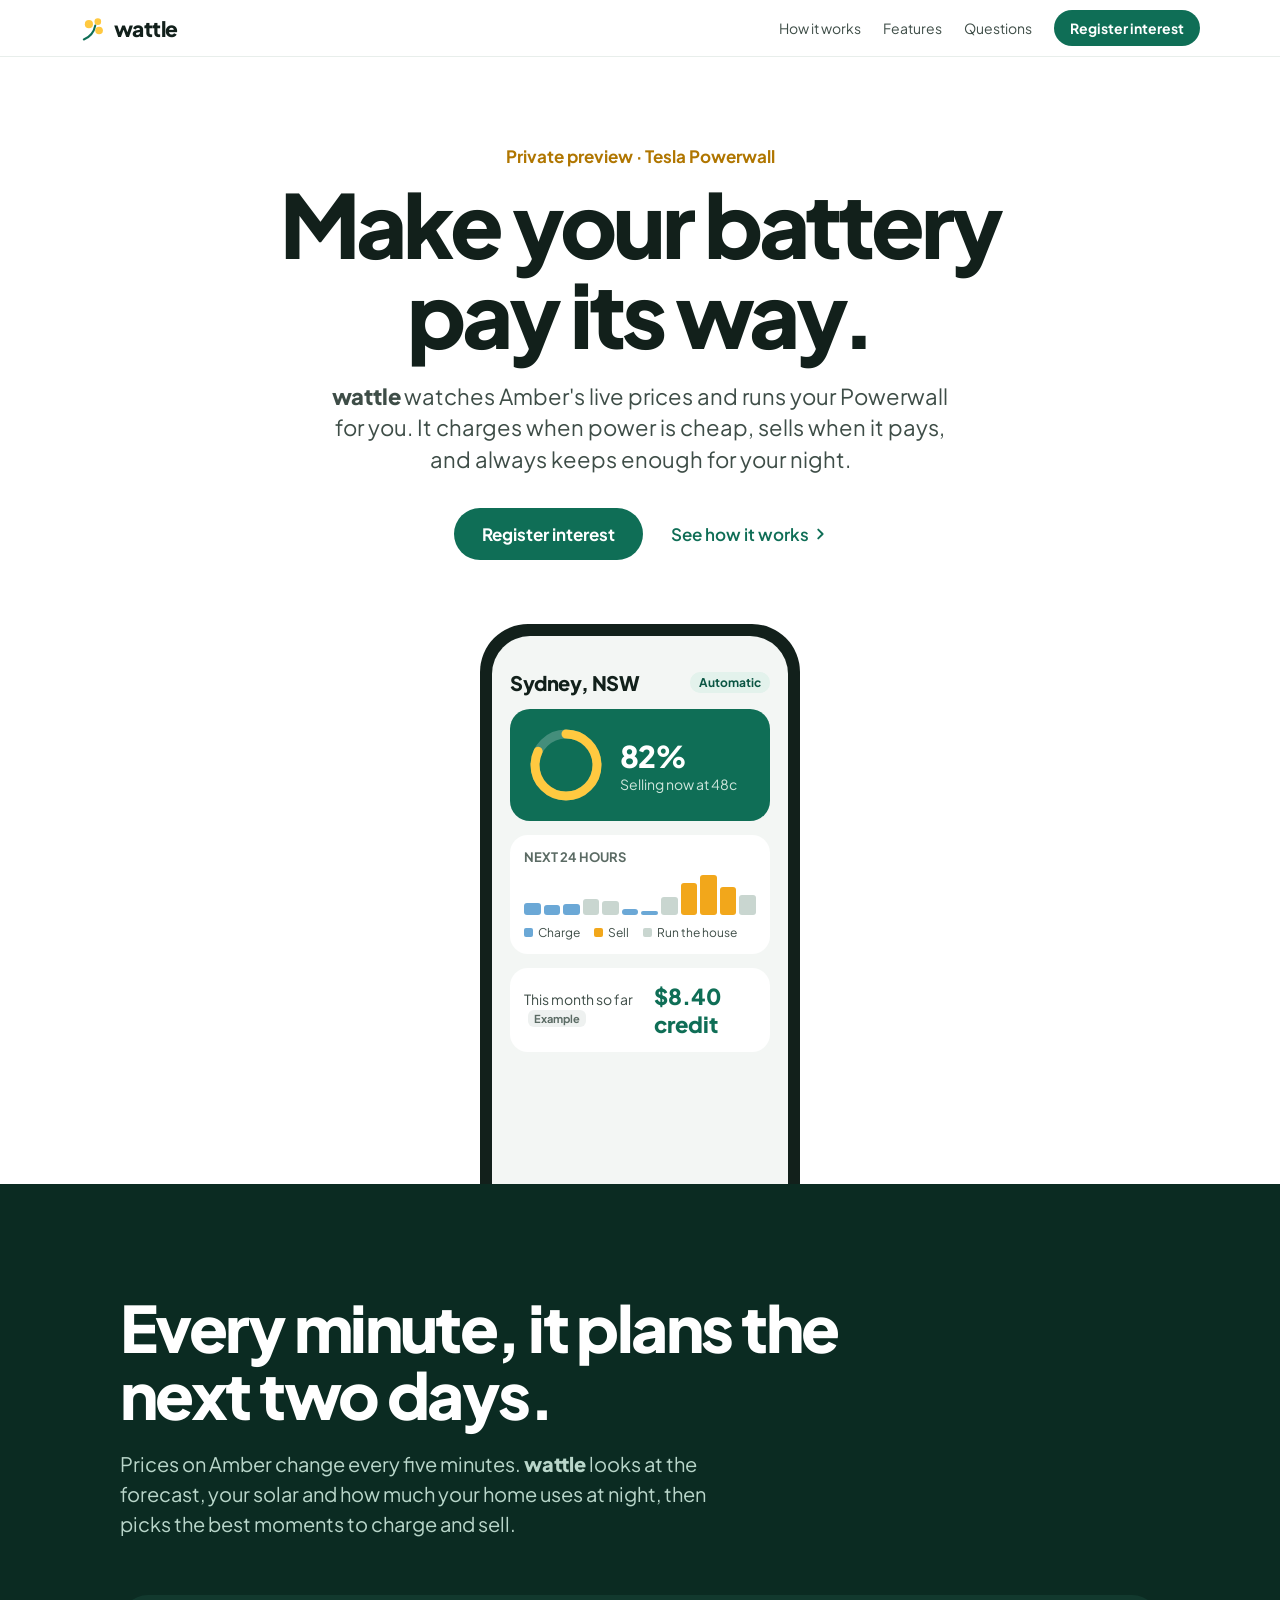
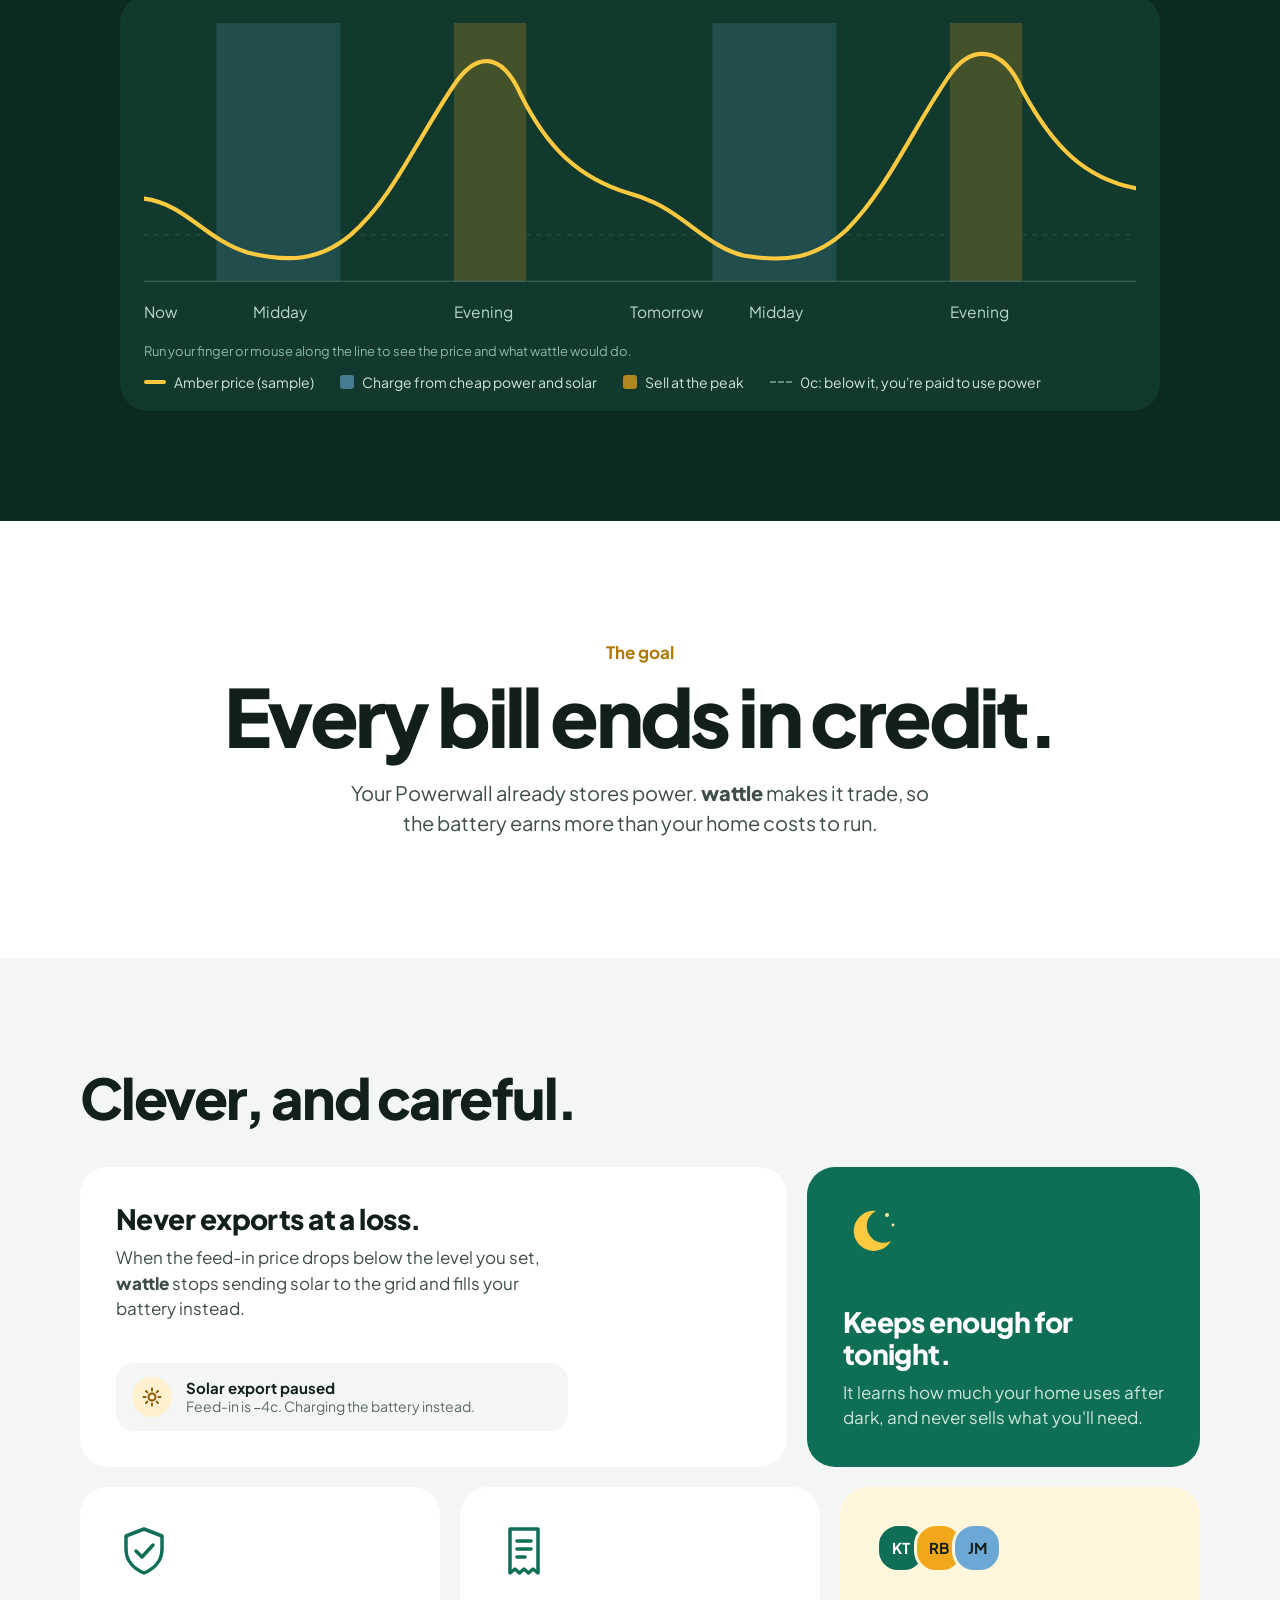
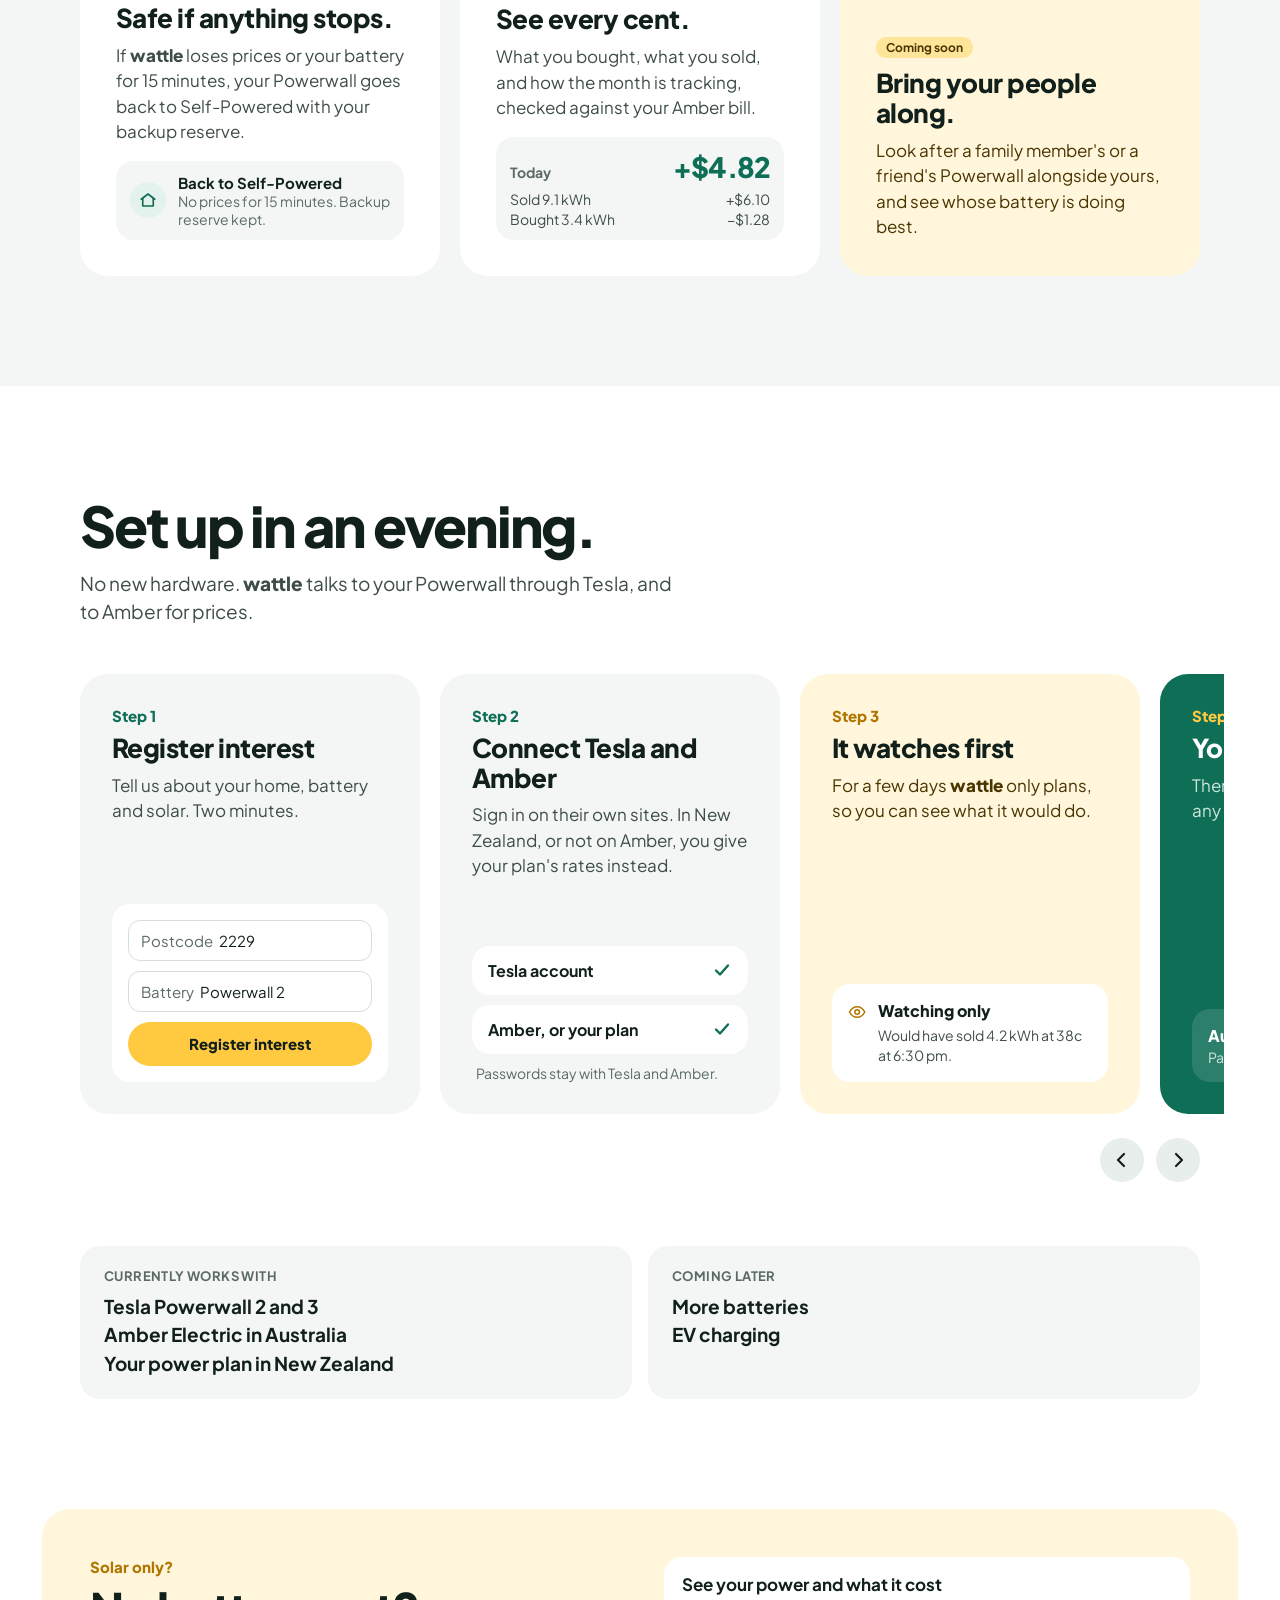
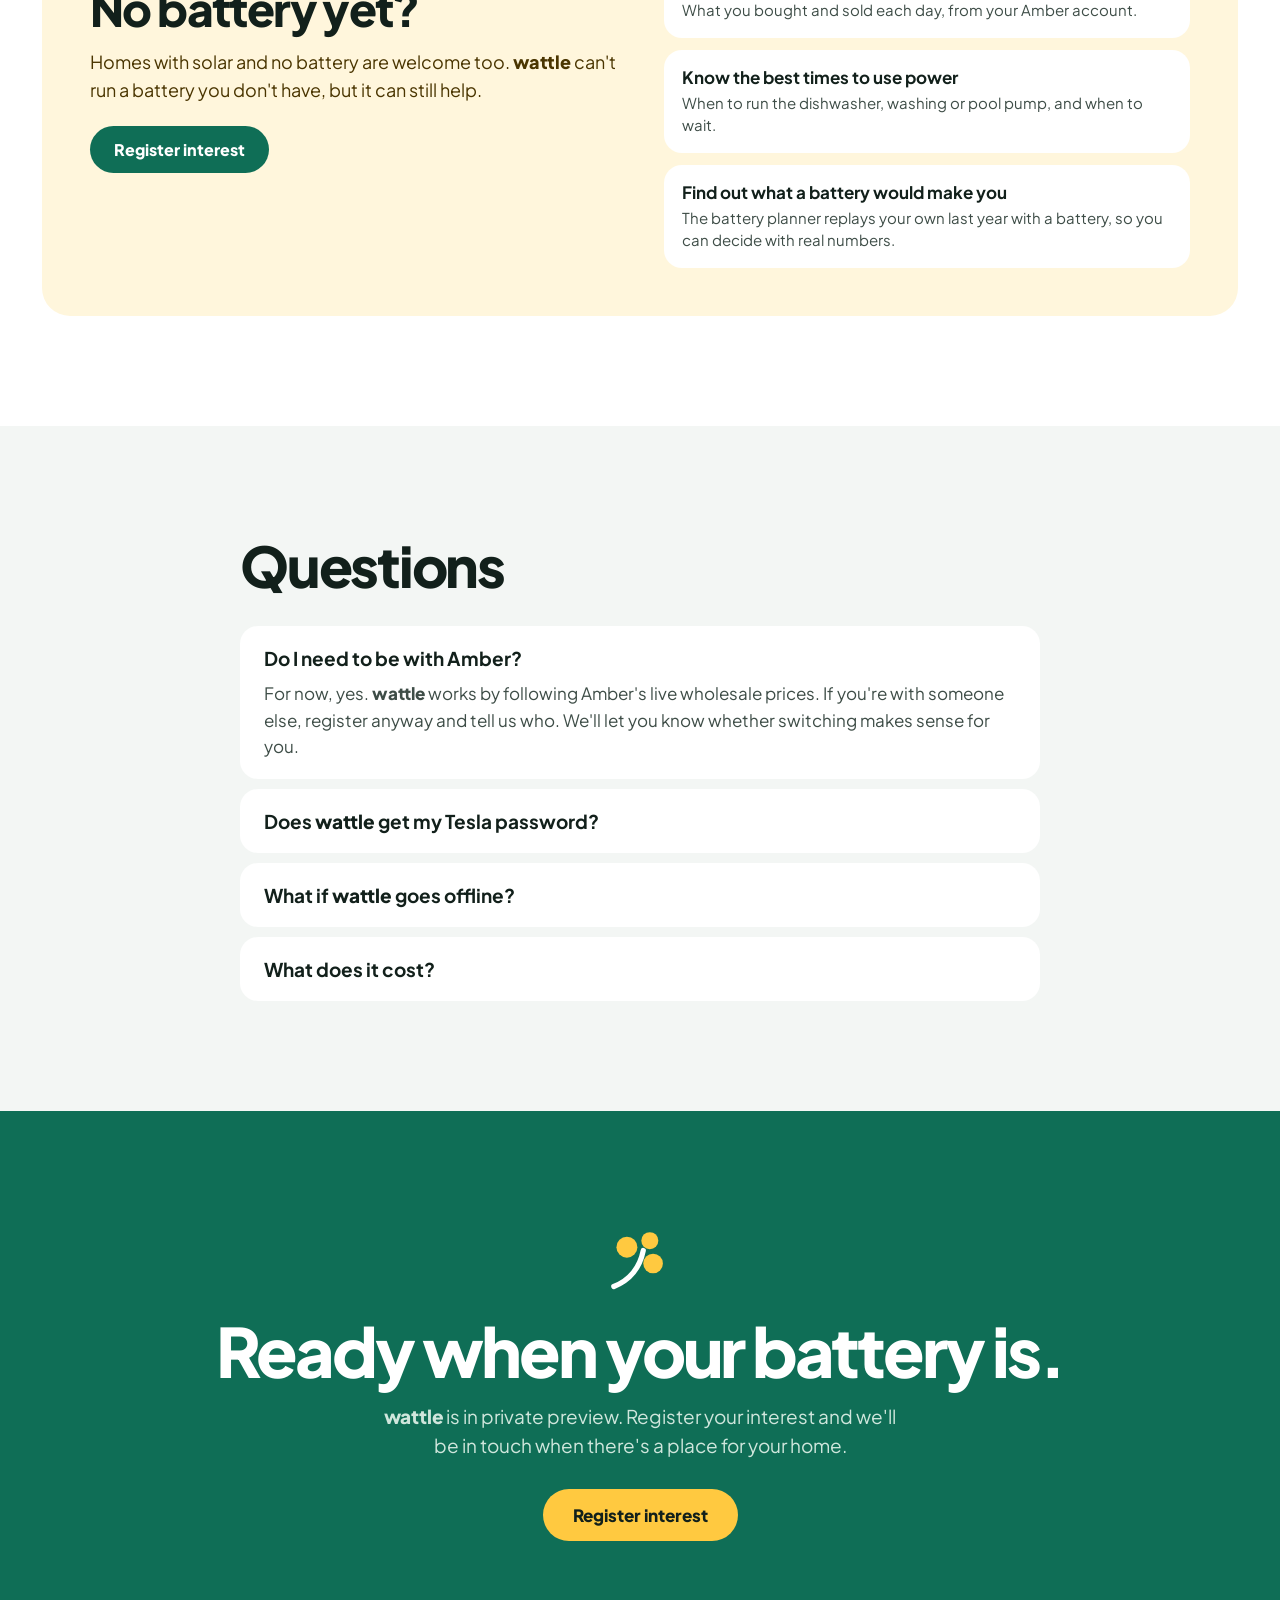
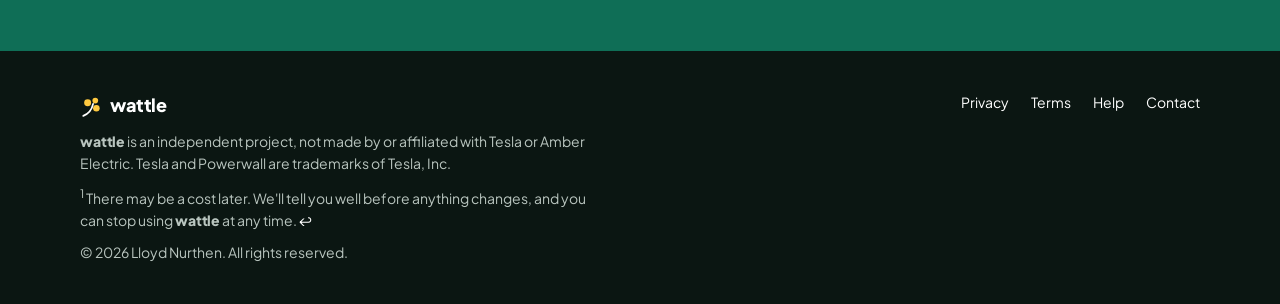
<file: index.html>
<!doctype html>
<html lang="en-AU">
<head>
<meta charset="utf-8">
<meta name="viewport" content="width=device-width, initial-scale=1">
<title>wattle: make your battery pay its way</title>
<meta name="description" content="wattle runs your Tesla Powerwall against Amber's live prices: charging when power is cheap, selling when it pays, and keeping enough for your night. Free during the preview.">
<meta property="og:title" content="wattle: make your battery pay its way">
<meta property="og:description" content="Runs your Powerwall against Amber's live prices, so every bill ends in credit.">
<meta property="og:url" content="https://wattle.nurthen.au/">
<link rel="icon" href="data:image/svg+xml,%3Csvg xmlns='http://www.w3.org/2000/svg' viewBox='0 0 22 22'%3E%3Ccircle cx='7' cy='8' r='3.2' fill='%23FFC940'/%3E%3Ccircle cx='14' cy='6' r='2.6' fill='%23FFC940'/%3E%3Ccircle cx='15' cy='13' r='3' fill='%23FFC940'/%3E%3Cpath d='M3 20C8 18 11 14 12 9' fill='none' stroke='%230F6E56' stroke-width='1.6' stroke-linecap='round'/%3E%3C/svg%3E">
<link rel="preconnect" href="https://fonts.googleapis.com">
<link href="https://fonts.googleapis.com/css2?family=Plus+Jakarta+Sans:wght@400;500;600;700;800&display=swap" rel="stylesheet">
<style>
  body { margin: 0; }
  a { color: #0F6E56; } a:hover { color: #0A5543; }
  a:focus-visible, summary:focus-visible { outline: 3px solid #9FD3BF; outline-offset: 2px; }
  summary { cursor: pointer; list-style: none; }
  summary::-webkit-details-marker { display: none; }
  html { scroll-behavior: smooth; }
  /* Phones: logo and the button on one line; the section links are on the page anyway. */
  @media (max-width: 640px) { .navlink { display: none; } }
  /* The plan chart draws itself: the price line left to right, each charge and sell window as the line reaches it. */
  .plan-chart.wait .price-line { stroke-dasharray: 1; stroke-dashoffset: 1; }
  .plan-chart.wait .band { opacity: 0; }
  .plan-chart.play .price-line { stroke-dasharray: 1; animation: wdraw 2.4s cubic-bezier(.4,0,.2,1) both; }
  .plan-chart.play .band { transform-box: fill-box; transform-origin: 50% 100%; animation: wrise .7s ease-out both; animation-delay: var(--d); }
  @keyframes wdraw { from { stroke-dashoffset: 1; } to { stroke-dashoffset: 0; } }
  @keyframes wrise { from { opacity: 0; transform: scaleY(0.15); } to { opacity: 1; transform: none; } }
  @media (prefers-reduced-motion: reduce) { .plan-chart .price-line, .plan-chart .band { animation: none !important; stroke-dashoffset: 0 !important; opacity: 1 !important; } }
  .wm { font-weight: 800; letter-spacing: -0.01em; }
  .steps { scrollbar-width: none; }
  .steps::-webkit-scrollbar { display: none; }
</style>
</head>
<body>
<div style="width: 100%; background: #FFFFFF; color: #12201B; font-family: 'Plus Jakarta Sans', system-ui, sans-serif">

  <nav aria-label="Main" style="background: rgba(255,255,255,0.92); border-bottom: 1px solid #E8EEEB">
    <div style="max-width: 1120px; margin: 0 auto; padding: 0 24px; min-height: 56px; display: flex; align-items: center; justify-content: space-between; gap: 8px 24px">
      <a href="#top" style="display: flex; align-items: center; gap: 6px; text-decoration: none; color: #12201B">
        <svg aria-hidden="true" width="28" height="28" viewBox="0 0 22 22"><circle cx="7" cy="8" r="3.2" fill="#FFC940"/><circle cx="14" cy="6" r="2.6" fill="#FFC940"/><circle cx="15" cy="13" r="3" fill="#FFC940"/><path d="M3 20C8 18 11 14 12 9" fill="none" stroke="#0F6E56" stroke-width="1.6" stroke-linecap="round"/></svg>
        <span style="font-size: 21px; font-weight: 800; letter-spacing: -0.6px">wattle</span>
      </a>
      <div style="display: flex; align-items: center; gap: 4px 22px; font-size: 14px">
        <a class="navlink" href="#how" style="color: #3E4D47; text-decoration: none; padding: 12px 0">How it works</a>
        <a class="navlink" href="#features" style="color: #3E4D47; text-decoration: none; padding: 12px 0">Features</a>
        <a class="navlink" href="#faq" style="color: #3E4D47; text-decoration: none; padding: 12px 0">Questions</a>
        <a href="/register/" style="background: #0F6E56; color: #FFFFFF; text-decoration: none; font-weight: 700; border-radius: 18px; padding: 9px 16px; white-space: nowrap">Register interest</a>
      </div>
    </div>
  </nav>

  <section id="top" style="padding: 88px 24px 0; text-align: center; overflow: hidden; background: #FFFFFF">
    <div style="max-width: 900px; margin: 0 auto">
      <div style="font-size: 17px; font-weight: 700; color: #B07600">Private preview · Tesla Powerwall</div>
      <h1 style="margin: 12px 0 0; font-size: clamp(44px, 8vw, 88px); line-height: 1.02; font-weight: 800; letter-spacing: -0.045em">Make your battery<br>pay its way.</h1>
      <p style="margin: 22px auto 0; max-width: 640px; font-size: clamp(18px, 2.2vw, 22px); line-height: 1.45; color: #3E4D47"><span class="wm">wattle</span> watches Amber's live prices and runs your Powerwall for you. It charges when power is cheap, sells when it pays, and always keeps enough for your night.</p>
      <div style="display: flex; justify-content: center; align-items: center; gap: 12px 28px; flex-wrap: wrap; margin-top: 32px">
        <a href="/register/" style="background: #0F6E56; color: #FFFFFF; text-decoration: none; font-weight: 700; font-size: 17px; border-radius: 26px; padding: 15px 28px">Register interest</a>
        <a href="#how" style="font-size: 17px; font-weight: 600; text-decoration: none; display: flex; align-items: center; gap: 4px; padding: 12px 0">See how it works <svg aria-hidden="true" width="14" height="14" viewBox="0 0 16 16" fill="none" stroke="currentColor" stroke-width="2.2" stroke-linecap="round" stroke-linejoin="round"><path d="M6 3l5 5-5 5"></path></svg></a>
      </div>
    </div>

    <div style="display: flex; justify-content: center; margin-top: 64px">
      <div style="width: 320px; max-width: 86vw; height: 560px; border-radius: 48px 48px 0 0; background: #12201B; padding: 12px 12px 0; box-sizing: border-box">
        <div style="height: 100%; border-radius: 38px 38px 0 0; background: #F3F6F4; padding: 34px 18px 0; box-sizing: border-box; display: flex; flex-direction: column; gap: 14px; text-align: left; overflow: hidden">
          <div style="display: flex; justify-content: space-between; align-items: center">
            <div style="font-size: 20px; font-weight: 800; letter-spacing: -0.4px">Sydney, NSW</div>
            <div style="font-size: 12px; font-weight: 700; color: #0A5543; background: #E3F2EC; border-radius: 10px; padding: 3px 9px">Automatic</div>
          </div>
          <div style="background: #0F6E56; color: #FFFFFF; border-radius: 20px; padding: 18px; display: flex; align-items: center; gap: 16px">
            <svg aria-hidden="true" width="76" height="76" viewBox="0 0 76 76"><circle cx="38" cy="38" r="31" fill="none" stroke="rgba(255,255,255,0.22)" stroke-width="9"></circle><circle cx="38" cy="38" r="31" fill="none" stroke="#FFC940" stroke-width="9" stroke-linecap="round" stroke-dasharray="160 195" transform="rotate(-90 38 38)"></circle></svg>
            <div>
              <div style="font-size: 30px; font-weight: 800; letter-spacing: -0.8px">82%</div>
              <div style="font-size: 14px; color: #CFE6DC">Selling now at 48c</div>
            </div>
          </div>
          <div style="background: #FFFFFF; border-radius: 18px; padding: 14px">
            <div style="font-size: 13px; font-weight: 700; color: #5B6B64">NEXT 24 HOURS</div>
            <div style="display: flex; gap: 3px; margin-top: 10px; height: 40px; align-items: flex-end">
              <div style="flex: 1; height: 30%; background: #6BA8D6; border-radius: 3px"></div><div style="flex: 1; height: 25%; background: #6BA8D6; border-radius: 3px"></div><div style="flex: 1; height: 28%; background: #6BA8D6; border-radius: 3px"></div><div style="flex: 1; height: 40%; background: #C9D6D0; border-radius: 3px"></div><div style="flex: 1; height: 35%; background: #C9D6D0; border-radius: 3px"></div><div style="flex: 1; height: 15%; background: #6BA8D6; border-radius: 3px"></div><div style="flex: 1; height: 10%; background: #6BA8D6; border-radius: 3px"></div><div style="flex: 1; height: 45%; background: #C9D6D0; border-radius: 3px"></div><div style="flex: 1; height: 80%; background: #F2A71B; border-radius: 3px"></div><div style="flex: 1; height: 100%; background: #F2A71B; border-radius: 3px"></div><div style="flex: 1; height: 70%; background: #F2A71B; border-radius: 3px"></div><div style="flex: 1; height: 50%; background: #C9D6D0; border-radius: 3px"></div>
            </div>
            <div style="display: flex; gap: 14px; margin-top: 10px; font-size: 12px; color: #3E4D47">
              <div style="display: flex; align-items: center; gap: 5px"><div style="width: 9px; height: 9px; border-radius: 2px; background: #6BA8D6"></div>Charge</div>
              <div style="display: flex; align-items: center; gap: 5px"><div style="width: 9px; height: 9px; border-radius: 2px; background: #F2A71B"></div>Sell</div>
              <div style="display: flex; align-items: center; gap: 5px"><div style="width: 9px; height: 9px; border-radius: 2px; background: #C9D6D0"></div>Run the house</div>
            </div>
          </div>
          <div style="background: #FFFFFF; border-radius: 18px; padding: 14px; display: flex; justify-content: space-between; align-items: baseline">
            <div style="font-size: 14px; color: #3E4D47">This month so far <span style="font-size: 11px; font-weight: 700; color: #5B6B64; background: #EEF1F0; border-radius: 6px; padding: 2px 6px; margin-left: 4px">Example</span></div>
            <div style="font-size: 22px; font-weight: 800; color: #0F6E56">$8.40 credit</div>
          </div>
        </div>
      </div>
    </div>
  </section>

  <section style="background: #0B2B22; color: #FFFFFF; padding: 110px 24px">
    <div style="max-width: 1040px; margin: 0 auto">
      <h2 style="margin: 0; font-size: clamp(36px, 5.5vw, 64px); line-height: 1.05; font-weight: 800; letter-spacing: -0.04em; max-width: 760px">Every minute, it plans the next two days.</h2>
      <p style="margin: 20px 0 0; max-width: 620px; font-size: 20px; line-height: 1.5; color: #B9D6CA">Prices on Amber change every five minutes. <span class="wm">wattle</span> looks at the forecast, your solar and how much your home uses at night, then picks the best moments to charge and sell.</p>
      <div style="margin-top: 56px; background: #12392E; border-radius: 28px; padding: 28px 24px 20px">
        <svg class="plan-chart" role="img" aria-label="Sample price forecast over two days, with charging when prices are low around midday and selling in the evening peaks" viewBox="0 0 960 300" width="100%" style="display: block; touch-action: pan-y; cursor: crosshair">
          <rect class="band" style="--d: 0.2s" x="70" y="0" width="120" height="250" fill="#6BA8D6" fill-opacity="0.18"></rect>
          <rect class="band" style="--d: 1.4s" x="550" y="0" width="120" height="250" fill="#6BA8D6" fill-opacity="0.18"></rect>
          <rect class="band" style="--d: 0.75s" x="300" y="0" width="70" height="250" fill="#F2A71B" fill-opacity="0.22"></rect>
          <rect class="band" style="--d: 1.95s" x="780" y="0" width="70" height="250" fill="#F2A71B" fill-opacity="0.22"></rect>
          <line x1="0" y1="250" x2="960" y2="250" stroke="#3F6B5C" stroke-width="1"></line>
          <line x1="0" y1="205" x2="960" y2="205" stroke="#2C5446" stroke-width="1" stroke-dasharray="4 6"></line>
          <path d="M0 170 C40 175 60 210 100 222 C140 232 170 230 200 205 C240 170 260 120 300 60 C320 30 345 25 365 70 C390 120 420 150 470 165 C520 178 540 215 580 225 C620 232 650 228 680 200 C720 160 745 100 780 50 C800 22 830 20 850 65 C880 120 910 150 960 160" class="price-line" pathLength="1" fill="none" stroke="#FFC940" stroke-width="4" stroke-linecap="round"></path>
          <g class="scrub" visibility="hidden" aria-hidden="true" pointer-events="none"><line class="sl" x1="340" y1="0" x2="340" y2="250" stroke="#FFFFFF" stroke-opacity="0.35" stroke-width="1.5"></line><circle class="sd" cx="340" cy="26" r="7" fill="#FFC940" stroke="#12392E" stroke-width="3"></circle><g class="sb" transform="translate(354 8)"><rect width="178" height="54" rx="12" fill="#FFFFFF"></rect><text class="st1" x="14" y="21" fill="#3E4D47" font-size="13" font-family="Plus Jakarta Sans, sans-serif">Today 6:55 pm</text><text class="st2" x="14" y="42" fill="#12201B" font-size="17" font-weight="800" font-family="Plus Jakarta Sans, sans-serif">57c · Selling</text></g></g><text x="0" y="285" fill="#B9D6CA" font-size="15" font-family="Plus Jakarta Sans, sans-serif">Now</text>
          <text x="105" y="285" fill="#B9D6CA" font-size="15" font-family="Plus Jakarta Sans, sans-serif">Midday</text>
          <text x="300" y="285" fill="#B9D6CA" font-size="15" font-family="Plus Jakarta Sans, sans-serif">Evening</text>
          <text x="470" y="285" fill="#B9D6CA" font-size="15" font-family="Plus Jakarta Sans, sans-serif">Tomorrow</text>
          <text x="585" y="285" fill="#B9D6CA" font-size="15" font-family="Plus Jakarta Sans, sans-serif">Midday</text>
          <text x="780" y="285" fill="#B9D6CA" font-size="15" font-family="Plus Jakarta Sans, sans-serif">Evening</text>
          
        </svg>
        <div style="font-size: 13px; color: #8FB8A8; margin-top: 10px">Run your finger or mouse along the line to see the price and what wattle would do.</div><div style="display: flex; gap: 10px 26px; flex-wrap: wrap; margin-top: 14px; font-size: 14px; color: #CFE6DC">
          <div style="display: flex; align-items: center; gap: 8px"><div style="width: 22px; height: 4px; border-radius: 2px; background: #FFC940"></div>Amber price (sample)</div>
          <div style="display: flex; align-items: center; gap: 8px"><div style="width: 14px; height: 14px; border-radius: 3px; background: #6BA8D6; opacity: 0.6"></div>Charge from cheap power and solar</div>
          <div style="display: flex; align-items: center; gap: 8px"><div style="width: 14px; height: 14px; border-radius: 3px; background: #F2A71B; opacity: 0.7"></div>Sell at the peak</div><div style="display: flex; align-items: center; gap: 8px"><div style="width: 22px; height: 0; border-top: 2px dashed #5E8C7B"></div>0c: below it, you're paid to use power</div>
        </div>
      </div>
    </div>
  </section>

  <section style="padding: 120px 24px; text-align: center; background: #FFFFFF">
    <div style="max-width: 860px; margin: 0 auto">
      <div style="font-size: 17px; font-weight: 700; color: #B07600">The goal</div>
      <h2 style="margin: 12px 0 0; font-size: clamp(40px, 7vw, 80px); line-height: 1.02; font-weight: 800; letter-spacing: -0.045em">Every bill ends in credit.</h2>
      <p style="margin: 22px auto 0; max-width: 600px; font-size: 20px; line-height: 1.5; color: #3E4D47">Your Powerwall already stores power. <span class="wm">wattle</span> makes it trade, so the battery earns more than your home costs to run.</p>
    </div>
  </section>

  <section id="features" style="background: #F3F6F4; padding: 110px 24px">
    <div style="max-width: 1120px; margin: 0 auto">
      <h2 style="margin: 0 0 40px; font-size: clamp(34px, 5vw, 56px); line-height: 1.05; font-weight: 800; letter-spacing: -0.04em">Clever, and careful.</h2>
      <div style="display: flex; flex-wrap: wrap; gap: 20px">

        <div style="flex: 2 1 520px; background: #FFFFFF; border-radius: 28px; padding: 36px; min-height: 300px; box-sizing: border-box; display: flex; flex-direction: column; justify-content: space-between; gap: 24px">
          <div>
            <h3 style="margin: 0; font-size: 28px; line-height: 1.15; font-weight: 800; letter-spacing: -0.02em">Never exports at a loss.</h3>
            <p style="margin: 10px 0 0; font-size: 17px; line-height: 1.5; color: #3E4D47; max-width: 460px">When the feed-in price drops below the level you set, <span class="wm">wattle</span> stops sending solar to the grid and fills your battery instead.</p>
          </div>
          <div style="display: flex; align-items: center; gap: 14px; background: #F3F6F4; border-radius: 18px; padding: 14px 16px; max-width: 420px">
            <div style="width: 40px; height: 40px; border-radius: 20px; background: #FFF1CF; display: flex; align-items: center; justify-content: center; flex: 0 0 auto"><svg aria-hidden="true" width="20" height="20" viewBox="0 0 20 20" fill="none" stroke="#8A5A00" stroke-width="2" stroke-linecap="round"><circle cx="10" cy="10" r="3.5"></circle><path d="M10 1.5v2M10 16.5v2M1.5 10h2M16.5 10h2M4 4l1.4 1.4M14.6 14.6L16 16M4 16l1.4-1.4M14.6 5.4L16 4"></path></svg></div>
            <div><div style="font-size: 15px; font-weight: 700">Solar export paused</div><div style="font-size: 14px; color: #5B6B64">Feed-in is −4c. Charging the battery instead.</div></div>
          </div>
        </div>

        <div style="flex: 1 1 300px; background: #0F6E56; color: #FFFFFF; border-radius: 28px; padding: 36px; min-height: 300px; box-sizing: border-box; display: flex; flex-direction: column; justify-content: space-between; gap: 24px">
          <svg aria-hidden="true" width="56" height="56" viewBox="0 0 56 56"><path d="M33 8A20 20 0 1 0 48 38A16 16 0 0 1 33 8Z" fill="#FFC940"></path><circle cx="44" cy="12" r="2" fill="#FFE59A"></circle><circle cx="50" cy="22" r="1.4" fill="#FFE59A"></circle></svg>
          <div>
            <h3 style="margin: 0; font-size: 28px; line-height: 1.15; font-weight: 800; letter-spacing: -0.02em">Keeps enough for tonight.</h3>
            <p style="margin: 10px 0 0; font-size: 17px; line-height: 1.5; color: #CFE6DC">It learns how much your home uses after dark, and never sells what you'll need.</p>
          </div>
        </div>

        <div style="flex: 1 1 300px; background: #FFFFFF; border-radius: 28px; padding: 36px; min-height: 280px; box-sizing: border-box; display: flex; flex-direction: column; justify-content: space-between; gap: 24px">
          <svg aria-hidden="true" width="56" height="56" viewBox="0 0 56 56" fill="none" stroke="#0F6E56" stroke-width="3.5" stroke-linecap="round" stroke-linejoin="round"><path d="M28 6l18 7v13c0 12-8 20-18 24C18 46 10 38 10 26V13z"></path><path d="M20 28l6 6 11-12"></path></svg>
          <div>
            <h3 style="margin: 0; font-size: 26px; line-height: 1.15; font-weight: 800; letter-spacing: -0.02em">Safe if anything stops.</h3>
            <p style="margin: 10px 0 0; font-size: 17px; line-height: 1.5; color: #3E4D47">If <span class="wm">wattle</span> loses prices or your battery for 15 minutes, your Powerwall goes back to Self-Powered with your backup reserve.</p><div style="display: flex; align-items: center; gap: 12px; background: #F3F6F4; border-radius: 18px; padding: 12px 14px; margin-top: 16px; max-width: 300px"><div style="width: 36px; height: 36px; border-radius: 18px; background: #E3F2EC; display: flex; align-items: center; justify-content: center; flex: 0 0 auto"><svg aria-hidden="true" width="18" height="18" viewBox="0 0 24 24" fill="none" stroke="#0F6E56" stroke-width="2.2" stroke-linecap="round" stroke-linejoin="round"><path d="M3 11l9-7 9 7"></path><path d="M5 10v10h14V10"></path></svg></div><div><div style="font-size: 15px; font-weight: 700">Back to Self-Powered</div><div style="font-size: 14px; color: #5B6B64">No prices for 15 minutes. Backup reserve kept.</div></div></div>
          </div>
        </div>

        <div style="flex: 1 1 300px; background: #FFFFFF; border-radius: 28px; padding: 36px; min-height: 280px; box-sizing: border-box; display: flex; flex-direction: column; justify-content: space-between; gap: 24px">
          <svg aria-hidden="true" width="56" height="56" viewBox="0 0 56 56" fill="none" stroke="#0F6E56" stroke-width="3.5" stroke-linecap="round" stroke-linejoin="round"><path d="M14 6h28v44l-5-4-4.5 4-4.5-4-4.5 4-4.5-4-5 4z"></path><path d="M21 18h14M21 26h14M21 34h8"></path></svg>
          <div>
            <h3 style="margin: 0; font-size: 26px; line-height: 1.15; font-weight: 800; letter-spacing: -0.02em">See every cent.</h3>
            <p style="margin: 10px 0 0; font-size: 17px; line-height: 1.5; color: #3E4D47">What you bought, what you sold, and how the month is tracking, checked against your Amber bill.</p><div style="background: #F3F6F4; border-radius: 18px; padding: 12px 14px; max-width: 280px; margin-top: 16px"><div style="display: flex; justify-content: space-between; align-items: baseline"><span style="font-size: 14px; font-weight: 700; color: #5B6B64">Today</span><span style="font-size: 28px; font-weight: 800; letter-spacing: -0.03em; color: #0F6E56">+$4.82</span></div><div style="display: flex; justify-content: space-between; font-size: 14px; color: #3E4D47; margin-top: 6px"><span>Sold 9.1 kWh</span><span>+$6.10</span></div><div style="display: flex; justify-content: space-between; font-size: 14px; color: #3E4D47; margin-top: 2px"><span>Bought 3.4 kWh</span><span>−$1.28</span></div></div>
          </div>
        </div>

        <div style="flex: 1 1 300px; background: #FFF6DC; border-radius: 28px; padding: 36px; min-height: 280px; box-sizing: border-box; display: flex; flex-direction: column; justify-content: space-between; gap: 24px">
          <div style="display: flex">
            <div style="width: 44px; height: 44px; border-radius: 22px; background: #0F6E56; color: #FFFFFF; display: flex; align-items: center; justify-content: center; font-size: 15px; font-weight: 700; border: 3px solid #FFF6DC">KT</div>
            <div style="width: 44px; height: 44px; border-radius: 22px; background: #F2A71B; color: #12201B; display: flex; align-items: center; justify-content: center; font-size: 15px; font-weight: 700; border: 3px solid #FFF6DC; margin-left: -12px">RB</div>
            <div style="width: 44px; height: 44px; border-radius: 22px; background: #6BA8D6; color: #12201B; display: flex; align-items: center; justify-content: center; font-size: 15px; font-weight: 700; border: 3px solid #FFF6DC; margin-left: -12px">JM</div>
          </div>
          <div>
            <div style="display: inline-block; font-size: 12px; font-weight: 700; color: #4A3500; background: #FFE59A; border-radius: 10px; padding: 3px 10px; margin-bottom: 10px">Coming soon</div>
            <h3 style="margin: 0; font-size: 26px; line-height: 1.15; font-weight: 800; letter-spacing: -0.02em">Bring your people along.</h3>
            <p style="margin: 10px 0 0; font-size: 17px; line-height: 1.5; color: #4A3500">Look after a family member's or a friend's Powerwall alongside yours, and see whose battery is doing best.</p>
          </div>
        </div>
      </div>
    </div>
  </section>

  <section id="how" style="background: #FFFFFF; padding: 110px 24px">
    <div style="max-width: 1120px; margin: 0 auto">
      <h2 style="margin: 0; font-size: clamp(34px, 5vw, 56px); line-height: 1.05; font-weight: 800; letter-spacing: -0.04em">Set up in an evening.</h2>
      <p style="margin: 14px 0 0; max-width: 600px; font-size: 19px; line-height: 1.5; color: #3E4D47">No new hardware. <span class="wm">wattle</span> talks to your Powerwall through Tesla, and to Amber for prices.</p>
      <ol id="steps" class="steps" style="list-style: none; margin: 48px -24px 0; padding: 0 24px 8px; display: flex; gap: 20px; overflow-x: auto; scroll-snap-type: x mandatory; scroll-padding: 0 24px"><li style="flex: 0 0 min(340px, 84%); scroll-snap-align: start; background: #F3F6F4; color: #12201B; border-radius: 28px; padding: 32px; min-height: 440px; box-sizing: border-box; display: flex; flex-direction: column; justify-content: space-between; gap: 28px"><div><div style="font-size: 15px; font-weight: 800; color: #0F6E56">Step 1</div><div style="font-size: 26px; font-weight: 800; margin-top: 8px; letter-spacing: -0.02em; line-height: 1.15">Register interest</div><div style="font-size: 17px; line-height: 1.5; color: #3E4D47; margin-top: 10px">Tell us about your home, battery and solar. Two minutes.</div></div><div style="background: #FFFFFF; border-radius: 18px; padding: 16px; display: flex; flex-direction: column; gap: 10px"><div style="border: 1.5px solid #D5DED9; border-radius: 12px; padding: 10px 12px; font-size: 15px"><span style="color: #5B6B64">Postcode</span> &nbsp;2229</div><div style="border: 1.5px solid #D5DED9; border-radius: 12px; padding: 10px 12px; font-size: 15px"><span style="color: #5B6B64">Battery</span> &nbsp;Powerwall 2</div><div style="background: #FFC940; border-radius: 22px; height: 44px; display: flex; align-items: center; justify-content: center; font-weight: 800; font-size: 15px">Register interest</div></div></li><li style="flex: 0 0 min(340px, 84%); scroll-snap-align: start; background: #F3F6F4; color: #12201B; border-radius: 28px; padding: 32px; min-height: 440px; box-sizing: border-box; display: flex; flex-direction: column; justify-content: space-between; gap: 28px"><div><div style="font-size: 15px; font-weight: 800; color: #0F6E56">Step 2</div><div style="font-size: 26px; font-weight: 800; margin-top: 8px; letter-spacing: -0.02em; line-height: 1.15">Connect Tesla and Amber</div><div style="font-size: 17px; line-height: 1.5; color: #3E4D47; margin-top: 10px">Sign in on their own sites. In New Zealand, or not on Amber, you give your plan's rates instead.</div></div><div style="display: flex; flex-direction: column; gap: 10px"><div style="background: #FFFFFF; border-radius: 18px; padding: 14px 16px; display: flex; align-items: center; justify-content: space-between; font-weight: 700; font-size: 16px">Tesla account<svg aria-hidden="true" width="20" height="20" viewBox="0 0 20 20" fill="none" stroke="#0F6E56" stroke-width="2.4" stroke-linecap="round" stroke-linejoin="round"><path d="M4 10.5l4 4 8-9"></path></svg></div><div style="background: #FFFFFF; border-radius: 18px; padding: 14px 16px; display: flex; align-items: center; justify-content: space-between; font-weight: 700; font-size: 16px">Amber, or your plan<svg aria-hidden="true" width="20" height="20" viewBox="0 0 20 20" fill="none" stroke="#0F6E56" stroke-width="2.4" stroke-linecap="round" stroke-linejoin="round"><path d="M4 10.5l4 4 8-9"></path></svg></div><div style="font-size: 14px; color: #5B6B64; padding: 0 4px">Passwords stay with Tesla and Amber.</div></div></li><li style="flex: 0 0 min(340px, 84%); scroll-snap-align: start; background: #FFF6DC; color: #12201B; border-radius: 28px; padding: 32px; min-height: 440px; box-sizing: border-box; display: flex; flex-direction: column; justify-content: space-between; gap: 28px"><div><div style="font-size: 15px; font-weight: 800; color: #B07600">Step 3</div><div style="font-size: 26px; font-weight: 800; margin-top: 8px; letter-spacing: -0.02em; line-height: 1.15">It watches first</div><div style="font-size: 17px; line-height: 1.5; color: #4A3500; margin-top: 10px">For a few days <span class="wm">wattle</span> only plans, so you can see what it would do.</div></div><div style="background: #FFFFFF; border-radius: 18px; padding: 16px; display: flex; gap: 12px; align-items: flex-start"><svg aria-hidden="true" width="24" height="24" viewBox="0 0 24 24" fill="none" stroke="#B07600" stroke-width="2" stroke-linecap="round"><path d="M2 12s3.6-7 10-7 10 7 10 7-3.6 7-10 7S2 12 2 12z"></path><circle cx="12" cy="12" r="3"></circle></svg><div><div style="font-weight: 800; font-size: 16px">Watching only</div><div style="font-size: 14px; color: #3E4D47; margin-top: 4px; line-height: 1.45">Would have sold 4.2 kWh at 38c at 6:30 pm.</div></div></div></li><li style="flex: 0 0 min(340px, 84%); scroll-snap-align: start; background: #0F6E56; color: #FFFFFF; border-radius: 28px; padding: 32px; min-height: 440px; box-sizing: border-box; display: flex; flex-direction: column; justify-content: space-between; gap: 28px"><div><div style="font-size: 15px; font-weight: 800; color: #FFC940">Step 4</div><div style="font-size: 26px; font-weight: 800; margin-top: 8px; letter-spacing: -0.02em; line-height: 1.15">You switch it on</div><div style="font-size: 17px; line-height: 1.5; color: #CFE6DC; margin-top: 10px">Then it runs on its own. Take over any time.</div></div><div style="background: rgba(255,255,255,0.12); border-radius: 18px; padding: 16px; display: flex; align-items: center; justify-content: space-between"><div><div style="font-weight: 800; font-size: 16px">Automatic</div><div style="font-size: 14px; color: #CFE6DC; margin-top: 2px">Pause any time</div></div><div style="width: 52px; height: 32px; border-radius: 16px; background: #FFC940; position: relative"><div style="position: absolute; right: 3px; top: 3px; width: 26px; height: 26px; border-radius: 13px; background: #FFFFFF"></div></div></div></li></ol><div style="display: flex; justify-content: flex-end; gap: 12px; margin-top: 16px"><button type="button" class="steps-nav" data-dir="-1" aria-label="Previous step" style="width: 44px; height: 44px; border-radius: 22px; border: 0; background: #E8EEEB; color: #12201B; display: flex; align-items: center; justify-content: center; cursor: pointer"><svg aria-hidden="true" width="18" height="18" viewBox="0 0 18 18" fill="none" stroke="currentColor" stroke-width="2.2" stroke-linecap="round" stroke-linejoin="round"><path d="M11 3L5 9l6 6"></path></svg></button><button type="button" class="steps-nav" data-dir="1" aria-label="Next step" style="width: 44px; height: 44px; border-radius: 22px; border: 0; background: #E8EEEB; color: #12201B; display: flex; align-items: center; justify-content: center; cursor: pointer"><svg aria-hidden="true" width="18" height="18" viewBox="0 0 18 18" fill="none" stroke="currentColor" stroke-width="2.2" stroke-linecap="round" stroke-linejoin="round"><path d="M7 3l6 6-6 6"></path></svg></button></div>

      <div style="display: flex; flex-wrap: wrap; gap: 16px; margin-top: 64px">
        <div style="flex: 1 1 300px; background: #F3F6F4; border-radius: 20px; padding: 22px 24px">
          <div style="font-size: 13px; font-weight: 700; color: #5B6B64; letter-spacing: 0.4px">CURRENTLY WORKS WITH</div>
          <div style="font-size: 19px; font-weight: 700; margin-top: 8px; line-height: 1.5">Tesla Powerwall 2 and 3<br>Amber Electric in Australia<br>Your power plan in New Zealand</div>
        </div>
        <div style="flex: 1 1 300px; background: #F3F6F4; border-radius: 20px; padding: 22px 24px">
          <div style="font-size: 13px; font-weight: 700; color: #5B6B64; letter-spacing: 0.4px">COMING LATER</div>
          <div style="font-size: 19px; font-weight: 700; margin-top: 8px; line-height: 1.5">More batteries<br>EV charging</div>
        </div>
      </div>
    </div>
  </section>

  <section id="no-battery" style="background: #FFFFFF; padding: 0 24px 110px">
    <div style="max-width: 1100px; margin: 0 auto; background: #FFF6DC; border-radius: 28px; padding: clamp(28px, 5vw, 48px); display: flex; flex-wrap: wrap; gap: 28px 48px; align-items: flex-start">
      <div style="flex: 1 1 340px">
        <div style="font-size: 15px; font-weight: 800; color: #B07600">Solar only?</div>
        <h2 style="margin: 8px 0 0; font-size: clamp(30px, 4.4vw, 46px); line-height: 1.08; font-weight: 800; letter-spacing: -0.035em">No battery yet?</h2>
        <p style="margin: 14px 0 0; font-size: 18px; line-height: 1.55; color: #4A3500">Homes with solar and no battery are welcome too. <span class="wm">wattle</span> can't run a battery you don't have, but it can still help.</p>
        <a href="/register/" style="display: inline-block; margin-top: 22px; background: #0F6E56; color: #FFFFFF; text-decoration: none; font-weight: 800; font-size: 16px; border-radius: 24px; padding: 13px 24px">Register interest</a>
      </div>
      <ul style="flex: 1 1 340px; list-style: none; margin: 0; padding: 0; display: flex; flex-direction: column; gap: 12px">
        <li style="background: #FFFFFF; border-radius: 18px; padding: 16px 18px"><div style="font-size: 17px; font-weight: 700">See your power and what it cost</div><div style="font-size: 15px; line-height: 1.5; color: #3E4D47; margin-top: 4px">What you bought and sold each day, from your Amber account.</div></li>
        <li style="background: #FFFFFF; border-radius: 18px; padding: 16px 18px"><div style="font-size: 17px; font-weight: 700">Know the best times to use power</div><div style="font-size: 15px; line-height: 1.5; color: #3E4D47; margin-top: 4px">When to run the dishwasher, washing or pool pump, and when to wait.</div></li>
        <li style="background: #FFFFFF; border-radius: 18px; padding: 16px 18px"><div style="font-size: 17px; font-weight: 700">Find out what a battery would make you</div><div style="font-size: 15px; line-height: 1.5; color: #3E4D47; margin-top: 4px">The battery planner replays your own last year with a battery, so you can decide with real numbers.</div></li>
      </ul>
    </div>
  </section>

  <section id="faq" style="background: #F3F6F4; padding: 110px 24px">
    <div style="max-width: 800px; margin: 0 auto">
      <h2 style="margin: 0 0 32px; font-size: clamp(34px, 5vw, 56px); line-height: 1.05; font-weight: 800; letter-spacing: -0.04em">Questions</h2>
      <div style="display: flex; flex-direction: column; gap: 10px">
        <details open style="background: #FFFFFF; border-radius: 18px; padding: 20px 24px">
          <summary style="font-size: 19px; font-weight: 700">Do I need to be with Amber?</summary>
          <p style="margin: 10px 0 0; font-size: 17px; line-height: 1.55; color: #3E4D47">For now, yes. <span class="wm">wattle</span> works by following Amber's live wholesale prices. If you're with someone else, register anyway and tell us who. We'll let you know whether switching makes sense for you.</p>
        </details>
        <details style="background: #FFFFFF; border-radius: 18px; padding: 20px 24px">
          <summary style="font-size: 19px; font-weight: 700">Does <span class="wm">wattle</span> get my Tesla password?</summary>
          <p style="margin: 10px 0 0; font-size: 17px; line-height: 1.55; color: #3E4D47">No. You sign in on Tesla's own website and Tesla gives <span class="wm">wattle</span> permission for your energy products only. You can take it away any time in your Tesla account.</p>
        </details>
        <details style="background: #FFFFFF; border-radius: 18px; padding: 20px 24px">
          <summary style="font-size: 19px; font-weight: 700">What if <span class="wm">wattle</span> goes offline?</summary>
          <p style="margin: 10px 0 0; font-size: 17px; line-height: 1.55; color: #3E4D47">Your Powerwall goes back to Self-Powered with your backup reserve, just as it was before wattle.</p>
        </details>
        <details style="background: #FFFFFF; border-radius: 18px; padding: 20px 24px">
          <summary style="font-size: 19px; font-weight: 700">What does it cost?</summary>
          <p style="margin: 10px 0 0; font-size: 17px; line-height: 1.55; color: #3E4D47">Nothing during the preview.<a href="#fn-cost" id="fn-cost-ref" aria-label="Footnote 1" style="text-decoration: none; font-weight: 700"><sup>1</sup></a></p>
        </details>
      </div>
    </div>
  </section>

  <section style="background: #0F6E56; color: #FFFFFF; padding: 110px 24px; text-align: center">
    <svg aria-hidden="true" width="72" height="72" viewBox="0 0 22 22"><circle cx="7" cy="8" r="3.2" fill="#FFC940"/><circle cx="14" cy="6" r="2.6" fill="#FFC940"/><circle cx="15" cy="13" r="3" fill="#FFC940"/><path d="M3 20C8 18 11 14 12 9" fill="none" stroke="#FFFFFF" stroke-width="1.6" stroke-linecap="round"/></svg>
    <h2 style="margin: 18px 0 0; font-size: clamp(36px, 6vw, 68px); line-height: 1.04; font-weight: 800; letter-spacing: -0.045em">Ready when your battery is.</h2>
    <p style="margin: 16px auto 0; max-width: 520px; font-size: 19px; line-height: 1.5; color: #CFE6DC"><span class="wm">wattle</span> is in private preview. Register your interest and we'll be in touch when there's a place for your home.</p>
    <a href="/register/" style="display: inline-block; margin-top: 30px; background: #FFC940; color: #12201B; text-decoration: none; font-weight: 800; font-size: 17px; border-radius: 26px; padding: 15px 30px">Register interest</a>
  </section>

  <footer style="background: #0B1612; color: #B9C5BF; padding: 40px 24px">
    <div style="max-width: 1120px; margin: 0 auto; display: flex; flex-wrap: wrap; justify-content: space-between; gap: 20px; font-size: 14px; line-height: 1.6">
      <div style="display: flex; flex-direction: column; gap: 10px; max-width: 520px">
        <div style="display: flex; align-items: center; gap: 6px; color: #FFFFFF">
          <svg aria-hidden="true" width="24" height="24" viewBox="0 0 22 22"><circle cx="7" cy="8" r="3.2" fill="#FFC940"/><circle cx="14" cy="6" r="2.6" fill="#FFC940"/><circle cx="15" cy="13" r="3" fill="#FFC940"/><path d="M3 20C8 18 11 14 12 9" fill="none" stroke="#FFFFFF" stroke-width="1.6" stroke-linecap="round"/></svg>
          <span style="font-size: 18px; font-weight: 800; letter-spacing: -0.5px">wattle</span>
        </div>
        <div><span class="wm">wattle</span> is an independent project, not made by or affiliated with Tesla or Amber Electric. Tesla and Powerwall are trademarks of Tesla, Inc.</div>
        <div id="fn-cost"><sup>1</sup> There may be a cost later. We'll tell you well before anything changes, and you can stop using <span class="wm">wattle</span> at any time. <a href="#fn-cost-ref" aria-label="Back to the question" style="color: #FFFFFF; text-decoration: none">↩</a></div>
        <div>© 2026 Lloyd Nurthen. All rights reserved.</div>
      </div>
      <div style="display: flex; gap: 22px; flex-wrap: wrap">
        <a href="/privacy/" style="color: #FFFFFF; text-decoration: none">Privacy</a>
        <a href="/terms/" style="color: #FFFFFF; text-decoration: none">Terms</a>
        <a href="/help/" style="color: #FFFFFF; text-decoration: none">Help</a>
        <a href="mailto:wattle@nurthen.au" style="color: #FFFFFF; text-decoration: none">Contact</a>
      </div>
    </div>
  </footer>
</div>
<script>
  // Plan chart: play the animation when it scrolls into view.
  (function () {
    var c = document.querySelector('.plan-chart');
    if (!c || !('IntersectionObserver' in window)) return;
    c.classList.add('wait');
    new IntersectionObserver(function (e, o) {
      if (e[0].isIntersecting) { c.classList.remove('wait'); c.classList.add('play'); o.disconnect(); }
    }, { threshold: 0.4 }).observe(c);
  })();
  // Plan chart: move along the line to see the price and what wattle would do at that time.
  (function () {
    var svg = document.querySelector('.plan-chart');
    if (!svg || !svg.querySelector('.scrub')) return;
    var path = svg.querySelector('.price-line'), g = svg.querySelector('.scrub'), box = g.querySelector('.sb');
    var L = path.getTotalLength(), pts = [];
    for (var i = 0; i <= 600; i++) { var p = path.getPointAtLength(L * i / 600); pts.push([p.x, p.y]); }
    function yAt(x) {
      for (var i = 1; i < pts.length; i++) if (pts[i][0] >= x) {
        var a = pts[i - 1], b = pts[i], t = (x - a[0]) / ((b[0] - a[0]) || 1); return a[1] + t * (b[1] - a[1]);
      }
      return pts[pts.length - 1][1];
    }
    // Hours from midnight today at the chart's labels (Now, Midday, Evening, Tomorrow, Midday, Evening).
    var A = [[0, 7], [135, 12], [338, 19], [510, 24], [628, 36], [828, 43], [960, 47]];
    function hourAt(x) {
      for (var i = 1; i < A.length; i++) if (x <= A[i][0]) { var a = A[i - 1], b = A[i]; return a[1] + (x - a[0]) / (b[0] - a[0]) * (b[1] - a[1]); }
      return 47;
    }
    function when(h) {
      var m = Math.round(h * 12) * 5, day = m >= 1440 ? 'Tomorrow ' : 'Today ';
      m %= 1440; var hh = Math.floor(m / 60), mm = m % 60;
      return day + (hh % 12 || 12) + ':' + (mm < 10 ? '0' : '') + mm + (hh < 12 ? ' am' : ' pm');
    }
    function doing(x, c) {
      if ((x >= 70 && x <= 190) || (x >= 550 && x <= 670)) return 'Charging';
      if ((x >= 300 && x <= 370) || (x >= 780 && x <= 850)) return 'Selling';
      return c < 0 ? 'Holding solar back' : 'Running the house';
    }
    function show(e) {
      var r = svg.getBoundingClientRect(), x = Math.max(0, Math.min(960, (e.clientX - r.left) / r.width * 960));
      var y = yAt(x), c = Math.round((205 - y) * 0.32);
      g.querySelector('.sl').setAttribute('x1', x); g.querySelector('.sl').setAttribute('x2', x);
      g.querySelector('.sd').setAttribute('cx', x); g.querySelector('.sd').setAttribute('cy', y);
      var t1 = g.querySelector('.st1'), t2 = g.querySelector('.st2');
      t1.textContent = when(hourAt(x));
      t2.textContent = (c < 0 ? '−' + -c : c) + 'c · ' + doing(x, c);
      g.setAttribute('visibility', 'visible');
      var w = Math.ceil(Math.max(t1.getComputedTextLength(), t2.getComputedTextLength())) + 28;
      box.querySelector('rect').setAttribute('width', w);
      var bx = x + 14 + w > 960 ? x - 14 - w : x + 14, by = Math.max(4, Math.min(190, y - 70));
      box.setAttribute('transform', 'translate(' + bx + ' ' + by + ')');
    }
    svg.addEventListener('pointermove', show);
    svg.addEventListener('pointerdown', show);
    svg.addEventListener('pointerleave', function () { g.setAttribute('visibility', 'hidden'); });
  })();
  // Step cards: the arrow buttons scroll one card at a time.
  document.querySelectorAll(".steps-nav").forEach(function (b) {
    b.addEventListener("click", function () {
      var row = document.getElementById("steps"), card = row.querySelector("li");
      row.scrollBy({ left: Number(b.dataset.dir) * (card.offsetWidth + 20), behavior: "smooth" });
    });
  });
</script>
</body>
</html>
</file>
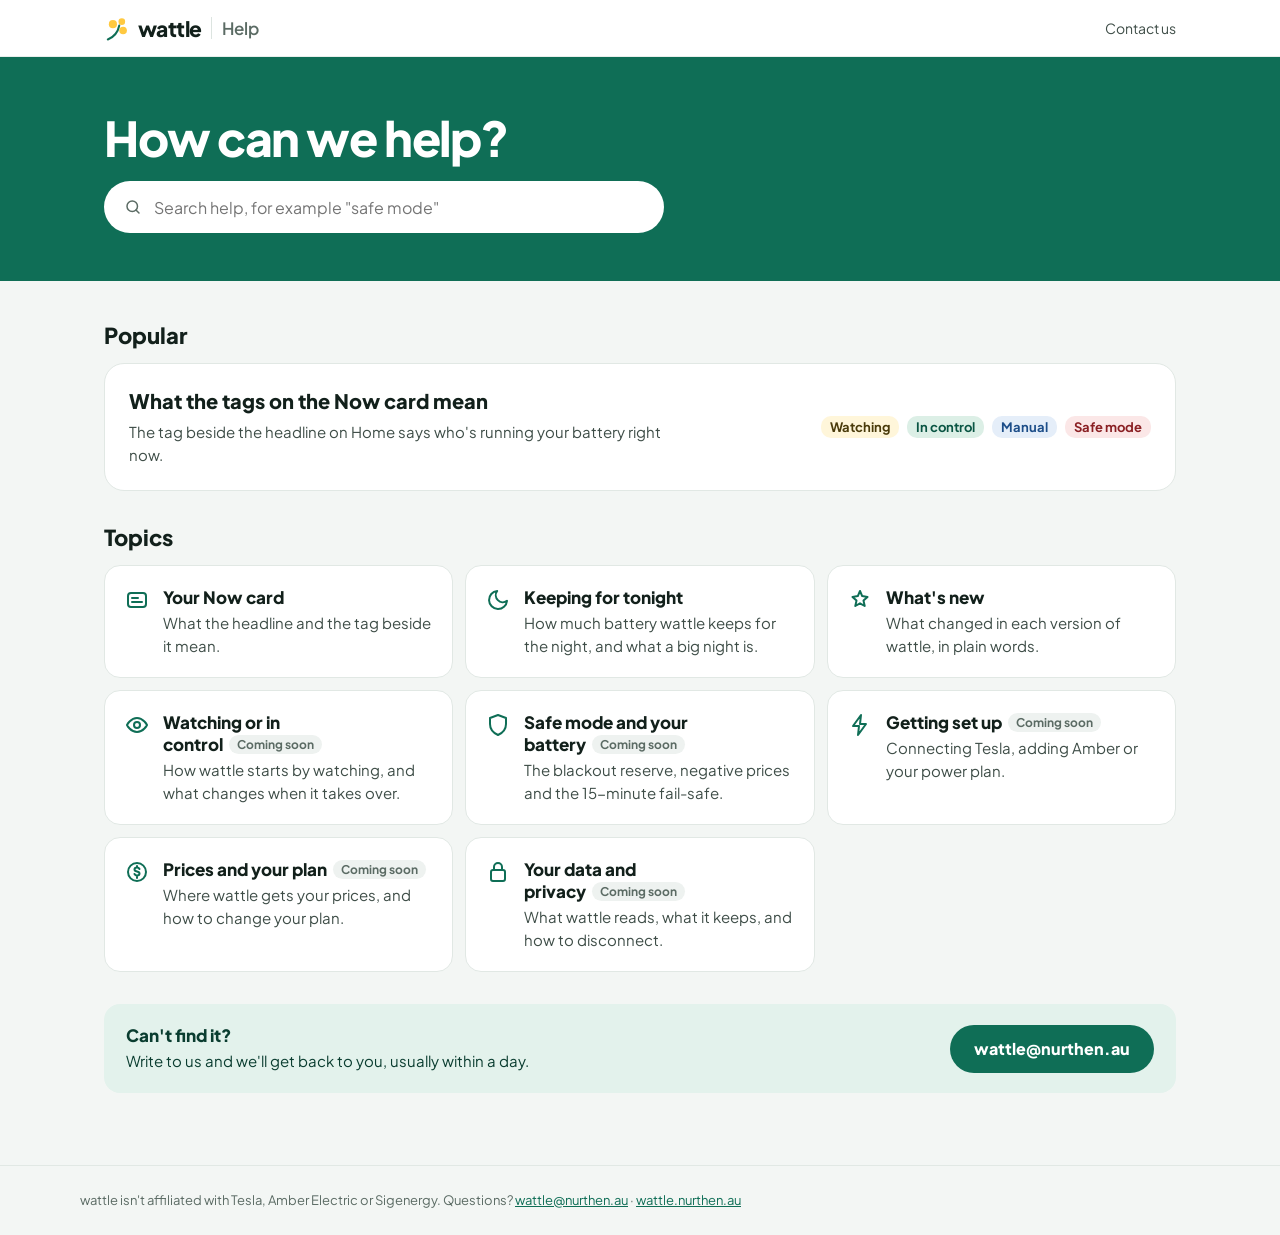
<file: help/index.html>
<!doctype html>
<html lang="en-AU">
<head>
<meta charset="utf-8">
<meta name="viewport" content="width=device-width, initial-scale=1">
<link rel="icon" href="data:image/svg+xml,%3Csvg xmlns='http://www.w3.org/2000/svg' viewBox='0 0 22 22'%3E%3Ccircle cx='7' cy='8' r='3.2' fill='%23FFC940'/%3E%3Ccircle cx='14' cy='6' r='2.6' fill='%23FFC940'/%3E%3Ccircle cx='15' cy='13' r='3' fill='%23FFC940'/%3E%3Cpath d='M3 20C8 18 11 14 12 9' fill='none' stroke='%230F6E56' stroke-width='1.6' stroke-linecap='round'/%3E%3C/svg%3E">
<link rel="preconnect" href="https://fonts.googleapis.com">
<link href="https://fonts.googleapis.com/css2?family=Plus+Jakarta+Sans:wght@400;500;600;700;800&display=swap" rel="stylesheet">
<title>Help · wattle</title>
<meta name="description" content="Help with wattle: what you see in the app and what it means.">
<link rel="stylesheet" href="help.css">
</head>
<body>
<header class="top"><div class="bar">
  <a class="brand" href="./"><svg aria-hidden="true" width="28" height="28" viewBox="0 0 22 22"><circle cx="7" cy="8" r="3.2" fill="#FFC940"/><circle cx="14" cy="6" r="2.6" fill="#FFC940"/><circle cx="15" cy="13" r="3" fill="#FFC940"/><path d="M3 20C8 18 11 14 12 9" fill="none" stroke="#0F6E56" stroke-width="1.6" stroke-linecap="round"/></svg>wattle<span class="sec">Help</span></a>
  <a class="contact" href="mailto:wattle@nurthen.au">Contact us</a>
</div></header>
<section class="hero"><div class="in">
  <h1>How can we help?</h1>
  <label class="search"><svg aria-hidden="true" width="18" height="18" viewBox="0 0 24 24" fill="none" stroke="#5B6B64" stroke-width="2" stroke-linecap="round"><circle cx="11" cy="11" r="7"></circle><path d="M20 20l-4-4"></path></svg>
    <input type="search" id="q" placeholder='Search help, for example "safe mode"' aria-label="Search help" autocomplete="off"></label>
</div></section>
<div class="wrap">
  <section id="popular-sec">
    <h2>Popular</h2>
    <a class="card popular" href="now-card/tags/" data-find="now card tags headline watching in control manual safe mode">
      <div style="max-width:560px"><div class="t">What the tags on the Now card mean</div><p class="muted">The tag beside the headline on Home says who's running your battery right now.</p></div>
      <div class="tags"><span class="tag watching">Watching</span><span class="tag in_control">In control</span><span class="tag manual">Manual</span><span class="tag safe">Safe mode</span></div>
    </a>
  </section>
  <section id="topics-sec">
    <h2>Topics</h2>
    <div class="topics">
      <a class="card topic" href="now-card/tags/" data-find="now card tags headline watching in control manual safe mode buttons"><svg aria-hidden="true" width="24" height="24" viewBox="0 0 24 24" fill="none" stroke="#0F6E56" stroke-width="2" stroke-linecap="round" stroke-linejoin="round"><rect x="3" y="5" width="18" height="14" rx="3"></rect><path d="M7 10h6M7 14h10"></path></svg><div><div class="t">Your Now card</div><p class="muted">What the headline and the tag beside it mean.</p></div></a>
      <a class="card topic" href="now-card/keeping-for-tonight/" data-find="keeping for tonight big night battery kept backup reserve blackout night use morning sell"><svg aria-hidden="true" width="24" height="24" viewBox="0 0 24 24" fill="none" stroke="#0F6E56" stroke-width="2" stroke-linecap="round" stroke-linejoin="round"><path d="M21 12.8A9 9 0 1111.2 3a7 7 0 009.8 9.8z"></path></svg><div><div class="t">Keeping for tonight</div><p class="muted">How much battery wattle keeps for the night, and what a big night is.</p></div></a>
      <a class="card topic" href="whats-new/" data-find="what's new whats new release notes changes versions updates latest"><svg aria-hidden="true" width="24" height="24" viewBox="0 0 24 24" fill="none" stroke="#0F6E56" stroke-width="2" stroke-linecap="round" stroke-linejoin="round"><path d="M12 3l2.2 5.1L19.5 9l-4 3.6 1.2 5.4L12 15.3 7.3 18l1.2-5.4-4-3.6 5.3-.9z"></path></svg><div><div class="t">What's new</div><p class="muted">What changed in each version of wattle, in plain words.</p></div></a>
      <div class="card topic" data-find="watching or in control how wattle starts by watching, and what changes when it takes over."><svg aria-hidden="true" width="24" height="24" viewBox="0 0 24 24" fill="none" stroke="#0F6E56" stroke-width="2" stroke-linecap="round" stroke-linejoin="round"><path d="M2 12s3.5-7 10-7 10 7 10 7-3.5 7-10 7S2 12 2 12z"></path><circle cx="12" cy="12" r="3"></circle></svg><div><div class="t">Watching or in control<span class="soon">Coming soon</span></div><p class="muted">How wattle starts by watching, and what changes when it takes over.</p></div></div>
      <div class="card topic" data-find="safe mode and your battery the blackout reserve, negative prices and the 15-minute fail-safe."><svg aria-hidden="true" width="24" height="24" viewBox="0 0 24 24" fill="none" stroke="#0F6E56" stroke-width="2" stroke-linecap="round" stroke-linejoin="round"><path d="M12 2l8 3v6c0 5-3.5 9-8 11-4.5-2-8-6-8-11V5z"></path></svg><div><div class="t">Safe mode and your battery<span class="soon">Coming soon</span></div><p class="muted">The blackout reserve, negative prices and the 15-minute fail-safe.</p></div></div>
      <div class="card topic" data-find="getting set up connecting tesla, adding amber or your power plan."><svg aria-hidden="true" width="24" height="24" viewBox="0 0 24 24" fill="none" stroke="#0F6E56" stroke-width="2" stroke-linecap="round" stroke-linejoin="round"><path d="M13 2L5 13h6l-1 9 8-11h-6z"></path></svg><div><div class="t">Getting set up<span class="soon">Coming soon</span></div><p class="muted">Connecting Tesla, adding Amber or your power plan.</p></div></div>
      <div class="card topic" data-find="prices and your plan where wattle gets your prices, and how to change your plan."><svg aria-hidden="true" width="24" height="24" viewBox="0 0 24 24" fill="none" stroke="#0F6E56" stroke-width="2" stroke-linecap="round" stroke-linejoin="round"><circle cx="12" cy="12" r="9"></circle><path d="M14.5 9c-.5-1-1.5-1.5-2.5-1.5-1.5 0-2.5.8-2.5 2s1 1.7 2.5 2 2.5.8 2.5 2-1 2-2.5 2c-1 0-2-.5-2.5-1.5M12 6v1.5M12 16.5V18"></path></svg><div><div class="t">Prices and your plan<span class="soon">Coming soon</span></div><p class="muted">Where wattle gets your prices, and how to change your plan.</p></div></div>
      <div class="card topic" data-find="your data and privacy what wattle reads, what it keeps, and how to disconnect."><svg aria-hidden="true" width="24" height="24" viewBox="0 0 24 24" fill="none" stroke="#0F6E56" stroke-width="2" stroke-linecap="round" stroke-linejoin="round"><rect x="5" y="10" width="14" height="11" rx="2"></rect><path d="M8 10V7a4 4 0 018 0v3"></path></svg><div><div class="t">Your data and privacy<span class="soon">Coming soon</span></div><p class="muted">What wattle reads, what it keeps, and how to disconnect.</p></div></div>
    </div>
  </section>
  <p class="muted none" id="nothing" role="status">Nothing matches that yet. Try other words, or write to us.</p>
  <div class="ask">
    <div><div class="t">Can't find it?</div><p class="muted" style="color:#0A3D30">Write to us and we'll get back to you, usually within a day.</p></div>
    <a class="btn" href="mailto:wattle@nurthen.au">wattle@nurthen.au</a>
  </div>
</div>
<footer><div>wattle isn't affiliated with Tesla, Amber Electric or Sigenergy. Questions? <a href="mailto:wattle@nurthen.au">wattle@nurthen.au</a> · <a href="https://wattle.nurthen.au/">wattle.nurthen.au</a></div></footer>
<script>
  // Search: hide what doesn't match. Help is small enough to filter on the page.
  (function () {
    var q = document.getElementById('q'), items = document.querySelectorAll('[data-find]');
    q.addEventListener('input', function () {
      var words = q.value.toLowerCase().split(/\s+/).filter(Boolean), shown = 0;
      items.forEach(function (el) {
        var hay = el.getAttribute('data-find') + ' ' + el.textContent.toLowerCase();
        var ok = words.every(function (w) { return hay.indexOf(w) >= 0; });
        el.classList.toggle('none', !ok); if (ok) shown++;
      });
      ['popular-sec', 'topics-sec'].forEach(function (id) {
        var s = document.getElementById(id);
        s.classList.toggle('none', !s.querySelector('[data-find]:not(.none)'));
      });
      document.getElementById('nothing').classList.toggle('none', shown > 0);
    });
  })();
</script>
</body>
</html>
</file>
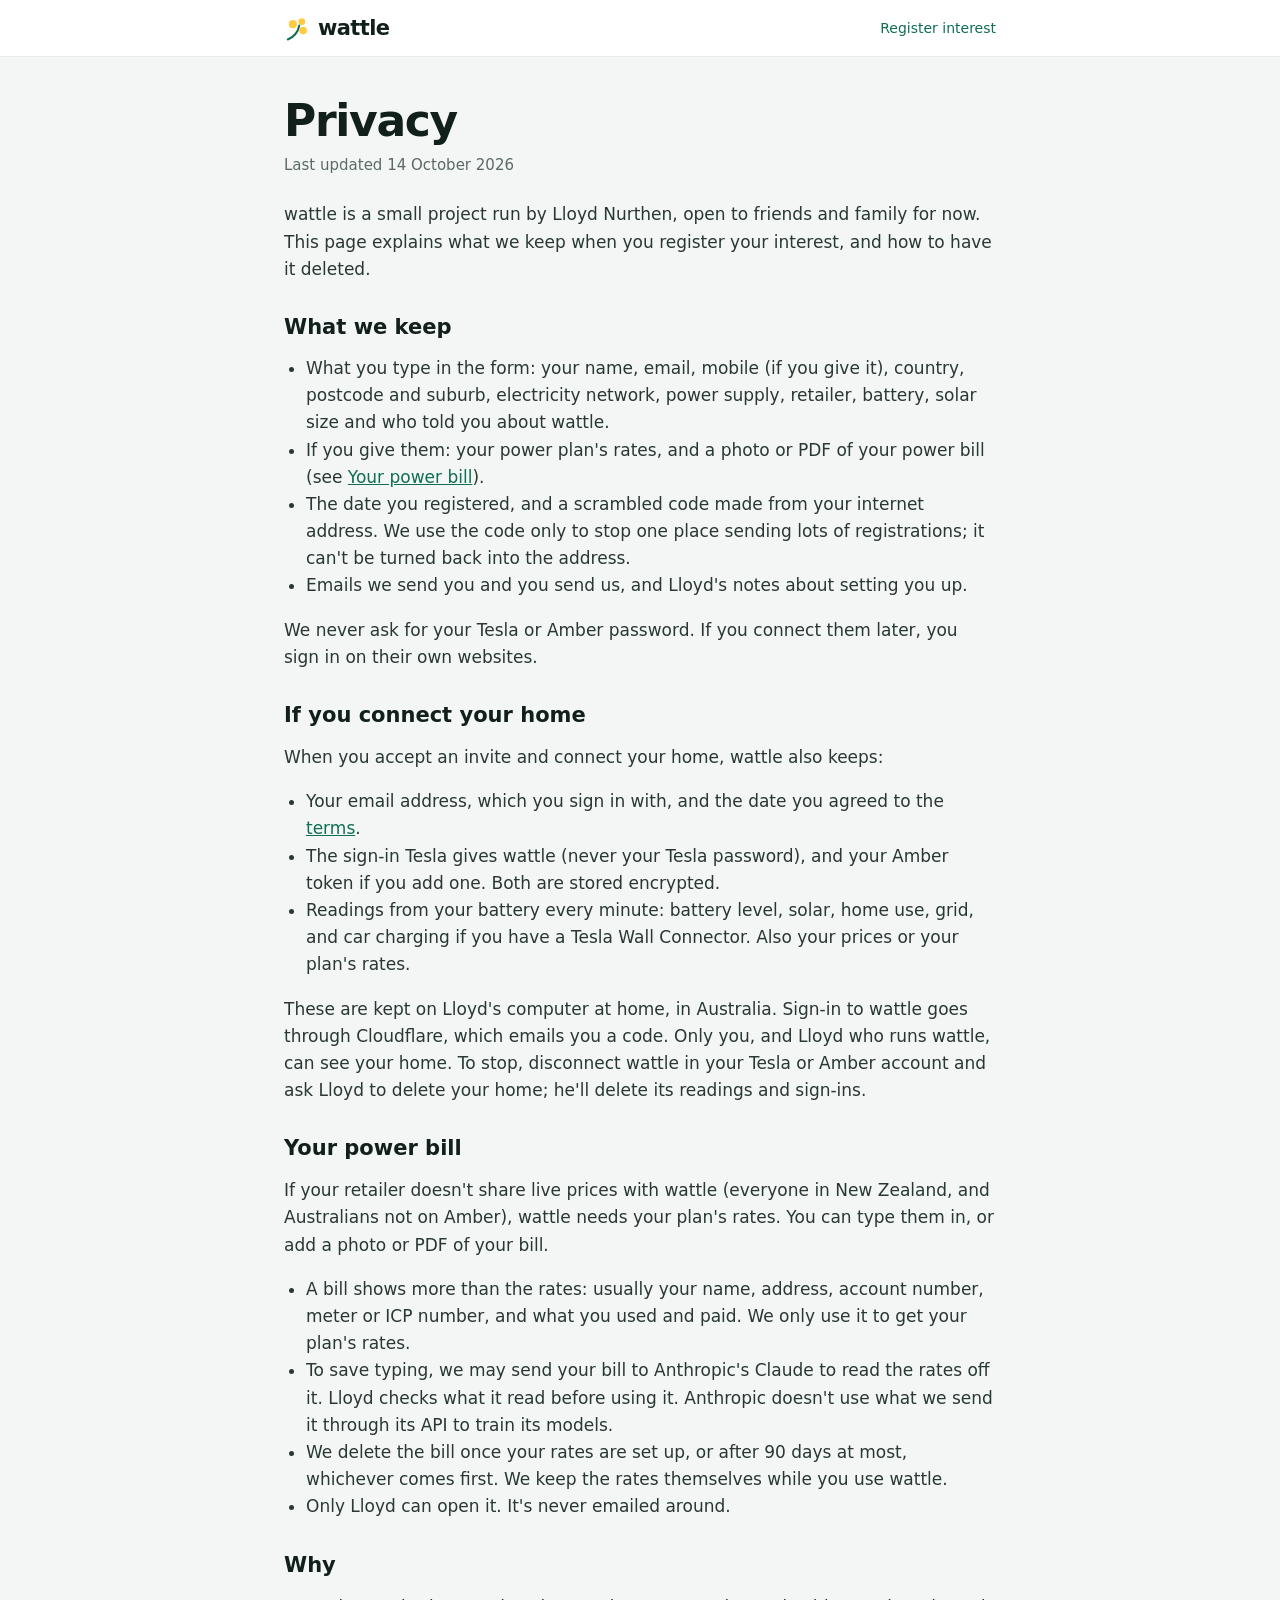
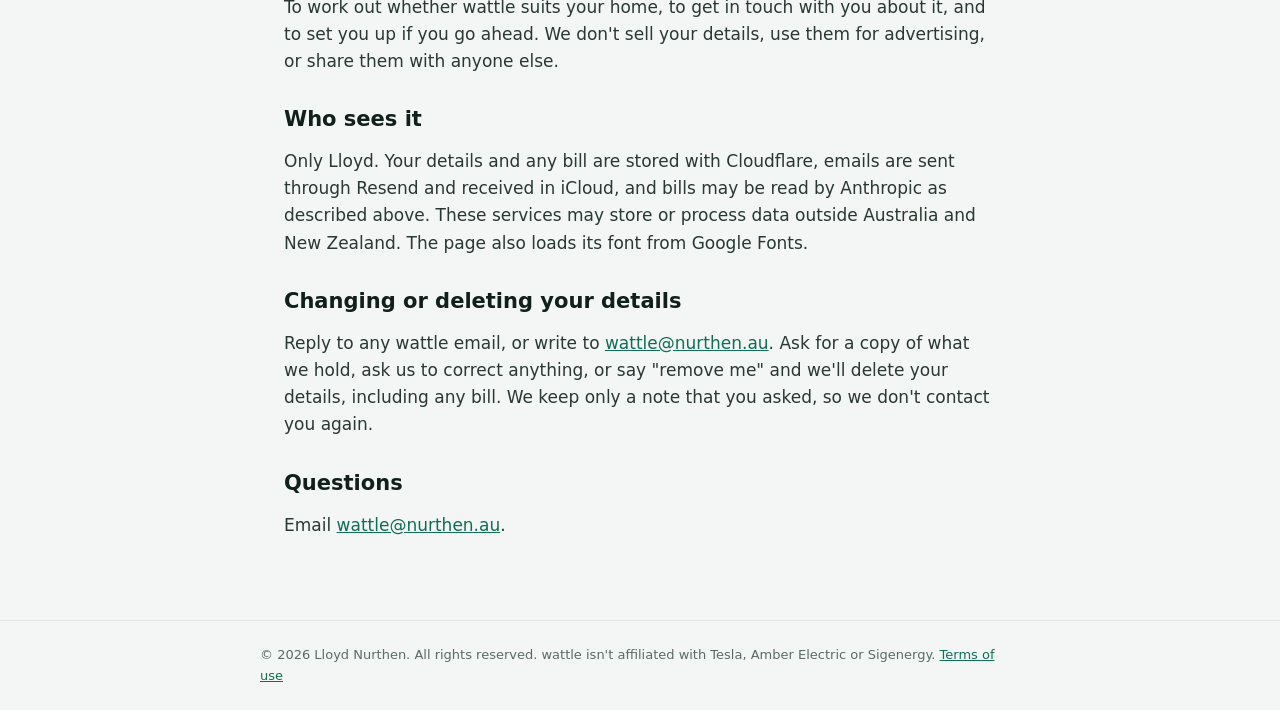
<file: privacy/index.html>
<!doctype html>
<html lang="en-AU">
<head>
<meta charset="utf-8">
<meta name="viewport" content="width=device-width, initial-scale=1">
<title>Privacy · wattle</title>
<meta name="description" content="What wattle keeps when you register your interest, and how to have it deleted.">
<link rel="icon" href="data:image/svg+xml,%3Csvg xmlns='http://www.w3.org/2000/svg' viewBox='0 0 22 22'%3E%3Ccircle cx='7' cy='8' r='3.2' fill='%23FFC940'/%3E%3Ccircle cx='14' cy='6' r='2.6' fill='%23FFC940'/%3E%3Ccircle cx='15' cy='13' r='3' fill='%23FFC940'/%3E%3Cpath d='M3 20C8 18 11 14 12 9' fill='none' stroke='%230F6E56' stroke-width='1.6' stroke-linecap='round'/%3E%3C/svg%3E">
<style>
  * { box-sizing: border-box; }
  body { margin: 0; background: #F3F6F4; color: #12201B; font-family: -apple-system, BlinkMacSystemFont, "Segoe UI", system-ui, sans-serif; }
  a { color: #0F6E56; }
  nav { background: #fff; border-bottom: 1px solid #E8EEEB; }
  .bar { max-width: 760px; margin: 0 auto; padding: 0 24px; min-height: 56px; display: flex; align-items: center; justify-content: space-between; gap: 8px 24px; flex-wrap: wrap; }
  .brand { display: flex; align-items: center; gap: 6px; text-decoration: none; color: #12201B; font-size: 21px; font-weight: 800; letter-spacing: -0.6px; }
  main { max-width: 760px; margin: 0 auto; padding: 40px 24px 64px; }
  h1 { font-size: clamp(32px, 5vw, 44px); line-height: 1.1; letter-spacing: -0.03em; margin: 0 0 8px; }
  h2 { font-size: 21px; margin: 32px 0 8px; }
  p, li { font-size: 17px; line-height: 1.6; color: #2A3832; }
  ul { padding-left: 22px; }
  .updated { color: #5B6B64; font-size: 15px; margin: 0 0 24px; }
  footer { border-top: 1px solid #E1E8E4; padding: 24px; }
  footer div { max-width: 760px; margin: 0 auto; font-size: 13px; line-height: 1.6; color: #5B6B64; }
</style>
</head>
<body>
<nav aria-label="Main"><div class="bar">
  <a class="brand" href="/"><svg aria-hidden="true" width="28" height="28" viewBox="0 0 22 22"><circle cx="7" cy="8" r="3.2" fill="#FFC940"/><circle cx="14" cy="6" r="2.6" fill="#FFC940"/><circle cx="15" cy="13" r="3" fill="#FFC940"/><path d="M3 20C8 18 11 14 12 9" fill="none" stroke="#0F6E56" stroke-width="1.6" stroke-linecap="round"/></svg>wattle</a>
  <a href="/register/" style="font-size:14px;text-decoration:none">Register interest</a>
</div></nav>
<main>
  <h1>Privacy</h1>
  <p class="updated">Last updated 14 October 2026</p>
  <p>wattle is a small project run by Lloyd Nurthen, open to friends and family for now. This page explains what we keep when you register your interest, and how to have it deleted.</p>

  <h2>What we keep</h2>
  <ul>
    <li>What you type in the form: your name, email, mobile (if you give it), country, postcode and suburb, electricity network, power supply, retailer, battery, solar size and who told you about wattle.</li>
    <li>If you give them: your power plan's rates, and a photo or PDF of your power bill (see <a href="#bills">Your power bill</a>).</li>
    <li>The date you registered, and a scrambled code made from your internet address. We use the code only to stop one place sending lots of registrations; it can't be turned back into the address.</li>
    <li>Emails we send you and you send us, and Lloyd's notes about setting you up.</li>
  </ul>
  <p>We never ask for your Tesla or Amber password. If you connect them later, you sign in on their own websites.</p>

  <h2 id="home">If you connect your home</h2>
  <p>When you accept an invite and connect your home, wattle also keeps:</p>
  <ul>
    <li>Your email address, which you sign in with, and the date you agreed to the <a href="/terms/">terms</a>.</li>
    <li>The sign-in Tesla gives wattle (never your Tesla password), and your Amber token if you add one. Both are stored encrypted.</li>
    <li>Readings from your battery every minute: battery level, solar, home use, grid, and car charging if you have a Tesla Wall Connector. Also your prices or your plan's rates.</li>
  </ul>
  <p>These are kept on Lloyd's computer at home, in Australia. Sign-in to wattle goes through Cloudflare, which emails you a code. Only you, and Lloyd who runs wattle, can see your home. To stop, disconnect wattle in your Tesla or Amber account and ask Lloyd to delete your home; he'll delete its readings and sign-ins.</p>

  <h2 id="bills">Your power bill</h2>
  <p>If your retailer doesn't share live prices with wattle (everyone in New Zealand, and Australians not on Amber), wattle needs your plan's rates. You can type them in, or add a photo or PDF of your bill.</p>
  <ul>
    <li>A bill shows more than the rates: usually your name, address, account number, meter or ICP number, and what you used and paid. We only use it to get your plan's rates.</li>
    <li>To save typing, we may send your bill to Anthropic's Claude to read the rates off it. Lloyd checks what it read before using it. Anthropic doesn't use what we send it through its API to train its models.</li>
    <li>We delete the bill once your rates are set up, or after 90 days at most, whichever comes first. We keep the rates themselves while you use wattle.</li>
    <li>Only Lloyd can open it. It's never emailed around.</li>
  </ul>

  <h2>Why</h2>
  <p>To work out whether wattle suits your home, to get in touch with you about it, and to set you up if you go ahead. We don't sell your details, use them for advertising, or share them with anyone else.</p>

  <h2>Who sees it</h2>
  <p>Only Lloyd. Your details and any bill are stored with Cloudflare, emails are sent through Resend and received in iCloud, and bills may be read by Anthropic as described above. These services may store or process data outside Australia and New Zealand. The page also loads its font from Google Fonts.</p>

  <h2>Changing or deleting your details</h2>
  <p>Reply to any wattle email, or write to <a href="mailto:wattle@nurthen.au">wattle@nurthen.au</a>. Ask for a copy of what we hold, ask us to correct anything, or say "remove me" and we'll delete your details, including any bill. We keep only a note that you asked, so we don't contact you again.</p>

  <h2>Questions</h2>
  <p>Email <a href="mailto:wattle@nurthen.au">wattle@nurthen.au</a>.</p>
</main>
<footer><div>© 2026 Lloyd Nurthen. All rights reserved. wattle isn't affiliated with Tesla, Amber Electric or Sigenergy. <a href="/terms/">Terms of use</a></div></footer>
</body>
</html>
</file>
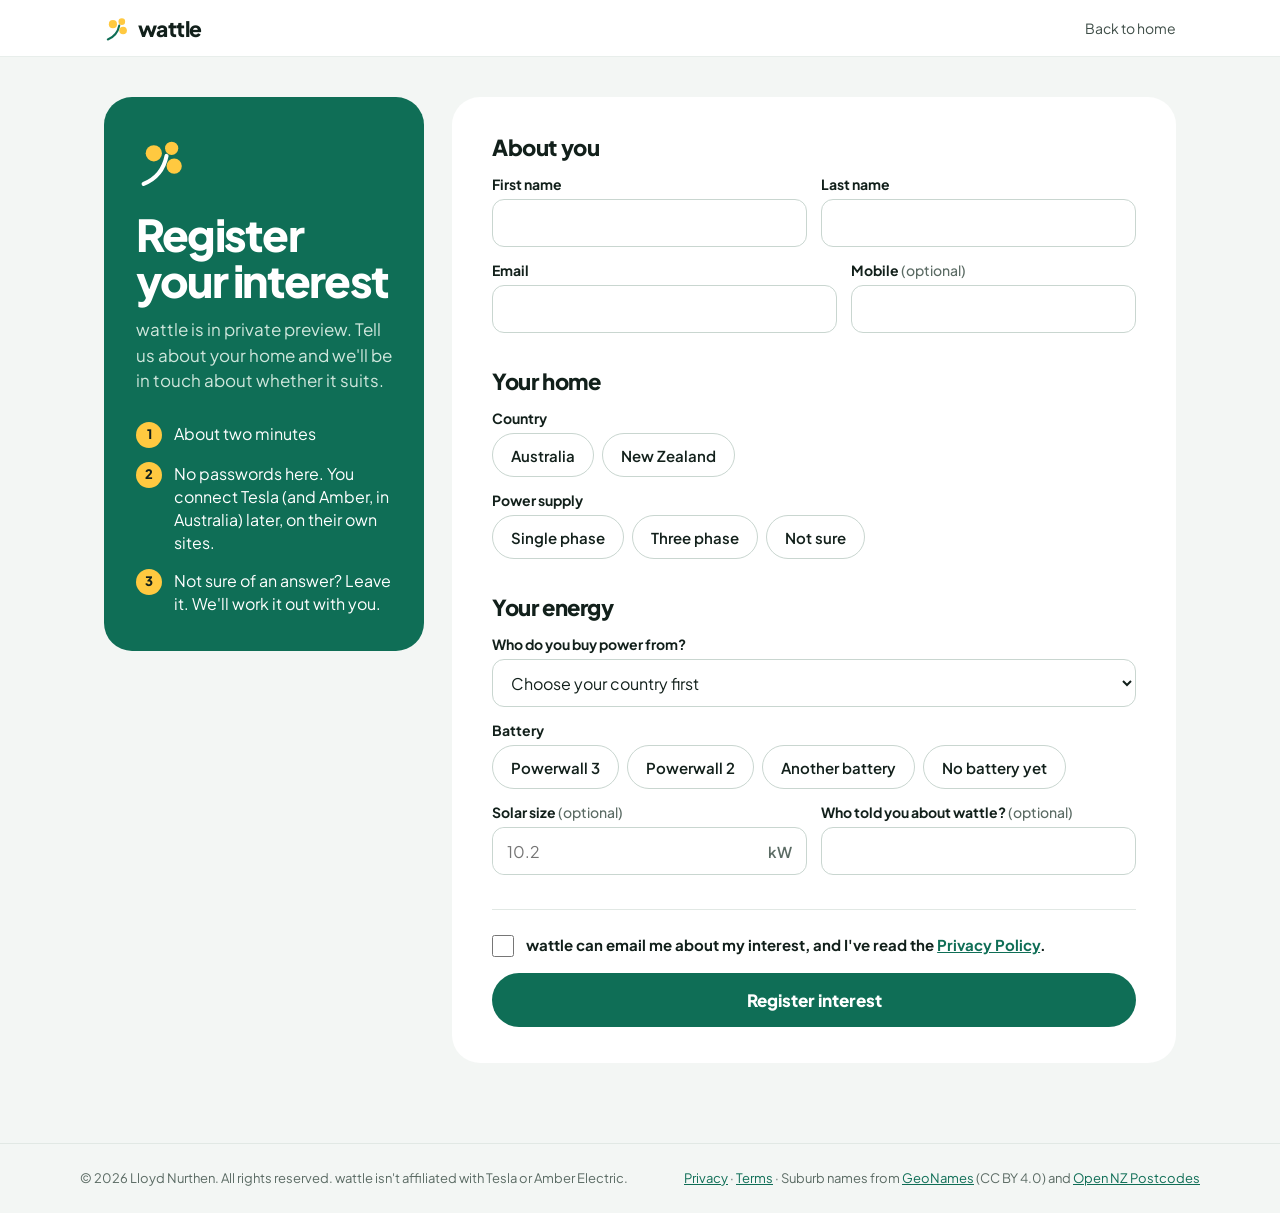
<file: register/index.html>
<!doctype html>
<html lang="en-AU">
<head>
<meta charset="utf-8">
<meta name="viewport" content="width=device-width, initial-scale=1">
<title>Register your interest · wattle</title>
<meta name="description" content="Register your interest in wattle. Private preview.">
<link rel="icon" href="data:image/svg+xml,%3Csvg xmlns='http://www.w3.org/2000/svg' viewBox='0 0 22 22'%3E%3Ccircle cx='7' cy='8' r='3.2' fill='%23FFC940'/%3E%3Ccircle cx='14' cy='6' r='2.6' fill='%23FFC940'/%3E%3Ccircle cx='15' cy='13' r='3' fill='%23FFC940'/%3E%3Cpath d='M3 20C8 18 11 14 12 9' fill='none' stroke='%230F6E56' stroke-width='1.6' stroke-linecap='round'/%3E%3C/svg%3E">
<link rel="preconnect" href="https://fonts.googleapis.com">
<link href="https://fonts.googleapis.com/css2?family=Plus+Jakarta+Sans:wght@400;500;600;700;800&display=swap" rel="stylesheet">
<style>
  * { box-sizing: border-box; }
  body { margin: 0; background: #F3F6F4; color: #12201B; font-family: "Plus Jakarta Sans", -apple-system, BlinkMacSystemFont, "Segoe UI", system-ui, sans-serif; }
  a { color: #0F6E56; }
  input, select, button, textarea { font: inherit; color: inherit; }
  input:focus, select:focus, button:focus-visible { outline: 3px solid #9FD3BF; outline-offset: 1px; }
  nav { background: #fff; border-bottom: 1px solid #E8EEEB; }
  .bar { max-width: 1120px; margin: 0 auto; padding: 0 24px; min-height: 56px; display: flex; align-items: center; justify-content: space-between; gap: 8px 24px; flex-wrap: wrap; }
  .brand { display: flex; align-items: center; gap: 6px; text-decoration: none; color: #12201B; font-size: 21px; font-weight: 800; letter-spacing: -0.6px; }
  .bar > a:last-child { font-size: 14px; color: #3E4D47; text-decoration: none; padding: 12px 0; }
  .wrap { max-width: 1120px; margin: 0 auto; padding: 40px 24px 80px; display: flex; flex-wrap: wrap; gap: 28px; align-items: flex-start; }
  aside { flex: 1 1 320px; background: #0F6E56; color: #fff; border-radius: 28px; padding: 36px 32px; }
  aside h1 { margin: 18px 0 0; font-size: clamp(32px, 4vw, 44px); line-height: 1.05; font-weight: 800; letter-spacing: -0.04em; }
  aside p { margin: 14px 0 0; font-size: 17px; line-height: 1.5; color: #CFE6DC; }
  .points { display: flex; flex-direction: column; gap: 14px; margin-top: 28px; }
  .point { display: flex; gap: 12px; align-items: flex-start; font-size: 16px; line-height: 1.45; }
  .num { width: 26px; height: 26px; border-radius: 13px; background: #FFC940; color: #12201B; display: flex; align-items: center; justify-content: center; font-size: 13px; font-weight: 800; flex: 0 0 auto; }
  main { flex: 999 1 560px; min-width: 0; background: #fff; border-radius: 28px; padding: 36px clamp(20px, 4vw, 40px); }
  form { display: flex; flex-direction: column; gap: 34px; }
  fieldset { border: none; margin: 0; padding: 0; display: flex; flex-direction: column; gap: 14px; min-width: 0; }
  legend { font-size: 22px; font-weight: 800; letter-spacing: -0.02em; padding: 0; margin-bottom: 14px; }
  .row { display: flex; flex-wrap: wrap; gap: 14px; align-items: flex-start; }
  .f { display: flex; flex-direction: column; gap: 6px; min-width: 0; }
  .row > .f { flex: 1 1 200px; }
  .row > .f.short { flex: 0 1 160px; }
  label, .label { font-size: 14px; font-weight: 700; }
  .opt { font-weight: 500; color: #5B6B64; }
  .f input, .f select { height: 48px; border-radius: 12px; border: 1px solid #C9D6D0; padding: 0 14px; font-size: 16px; background: #fff; width: 100%; }
  #postcode { font-size: 18px; font-weight: 700; letter-spacing: 2px; }
  .hint { font-size: 13px; line-height: 1.5; color: #5B6B64; }
  .found { display: flex; gap: 14px; align-items: center; background: #E3F2EC; border-radius: 16px; padding: 14px 16px; }
  .found .icon { width: 40px; height: 40px; border-radius: 20px; background: #0F6E56; display: flex; align-items: center; justify-content: center; flex: 0 0 auto; }
  .found small { display: block; font-size: 13px; color: #0A5543; font-weight: 600; }
  .found strong { display: block; font-size: 18px; font-weight: 800; }
  .pills { display: flex; flex-wrap: wrap; gap: 8px; border: none; padding: 0; margin: 0; }
  .pills label { position: relative; }
  .pills input { position: absolute; opacity: 0; width: 1px; height: 1px; }
  .pills span { display: inline-flex; align-items: center; height: 44px; padding: 0 18px; border-radius: 22px; border: 1px solid #C9D6D0; background: #fff; font-size: 15px; font-weight: 600; cursor: pointer; }
  .pills input:checked + span { border: 2px solid #0F6E56; background: #E3F2EC; color: #0A5543; font-weight: 800; padding: 0 17px; }
  .pills input:focus-visible + span { outline: 3px solid #9FD3BF; outline-offset: 1px; }
  .stepper { display: flex; align-items: center; border: 1px solid #C9D6D0; border-radius: 24px; overflow: hidden; }
  .stepper button { width: 48px; height: 46px; border: none; background: #fff; font-size: 22px; color: #0F6E56; cursor: pointer; }
  .stepper output { min-width: 36px; text-align: center; font-size: 17px; font-weight: 800; }
  .unit { display: flex; align-items: center; border: 1px solid #C9D6D0; border-radius: 12px; overflow: hidden; height: 48px; background: #fff; }
  .unit input { border: none; height: 46px; flex: 1 1 auto; min-width: 0; padding: 0 14px; font-size: 16px; }
  .unit span { padding: 0 14px; font-size: 15px; font-weight: 600; color: #5B6B64; }
  .note { display: flex; gap: 12px; align-items: flex-start; background: #FFF6DC; border-radius: 14px; padding: 14px 16px; font-size: 14px; line-height: 1.5; color: #4A3500; }
  .end { display: flex; flex-direction: column; gap: 16px; border-top: 1px solid #E1E8E4; padding-top: 24px; }
  .rate { position: relative; display: grid; grid-template-columns: minmax(0, 1fr) minmax(0, 1fr); gap: 10px; background: #F3F6F4; border-radius: 16px; padding: 14px; align-items: end; }
  .rate .name { grid-column: 1 / -1; margin-right: 54px; }
  .rate .x { position: absolute; top: 37px; right: 14px; }
  .rate input[type=time] { padding: 0 8px; }
  .rate .f label { font-size: 13px; }
  .rate input, .rate select { height: 44px; }
  .x { width: 44px; height: 44px; border-radius: 22px; border: 1px solid #C9D6D0; background: #fff; font-size: 20px; color: #5B6B64; cursor: pointer; }
  .add { align-self: flex-start; height: 44px; padding: 0 18px; border-radius: 22px; border: 1.5px dashed #0F6E56; background: #fff; color: #0F6E56; font-weight: 700; font-size: 15px; cursor: pointer; }
  .or { display: flex; align-items: center; gap: 12px; color: #5B6B64; font-size: 14px; font-weight: 600; }
  .or::before, .or::after { content: ""; flex: 1; height: 1px; background: #E1E8E4; }
  .drop { display: flex; flex-direction: column; align-items: center; gap: 6px; border: 1.5px dashed #9FB8AD; border-radius: 16px; padding: 22px 16px; text-align: center; cursor: pointer; background: #FAFCFB; }
  .drop strong { font-size: 16px; color: #0F6E56; }
  .drop input { position: absolute; opacity: 0; width: 1px; height: 1px; }
  .drop:focus-within { outline: 3px solid #9FD3BF; outline-offset: 1px; }
  .chosen { display: flex; flex-direction: column; gap: 8px; }
  .chosen div { display: flex; align-items: center; justify-content: space-between; gap: 10px; background: #E3F2EC; border-radius: 12px; padding: 8px 8px 8px 14px; font-size: 14px; font-weight: 600; min-width: 0; }
  .chosen span { overflow: hidden; text-overflow: ellipsis; white-space: nowrap; }
  .consent { display: flex; gap: 12px; align-items: flex-start; font-size: 15px; line-height: 1.5; cursor: pointer; }
  .consent input { width: 22px; height: 22px; margin: 1px 0 0; accent-color: #0F6E56; flex: 0 0 auto; }
  .go { height: 54px; border-radius: 27px; border: none; background: #0F6E56; color: #fff; font-size: 17px; font-weight: 800; cursor: pointer; }
  .go:disabled { background: #DCE4E0; color: #5B6B64; cursor: default; }
  .problems { background: #FCE9DC; color: #8A3B12; border-radius: 12px; padding: 12px 14px; font-size: 15px; line-height: 1.5; }
  .trap { position: absolute; left: -9999px; width: 1px; height: 1px; overflow: hidden; }
  .thanks { display: flex; flex-direction: column; gap: 18px; padding: 12px 0; }
  .thanks h2 { margin: 0; font-size: 34px; line-height: 1.1; font-weight: 800; letter-spacing: -0.03em; }
  .thanks ol { margin: 0; padding: 0; list-style: none; display: flex; flex-direction: column; gap: 14px; }
  .thanks li { display: flex; gap: 14px; font-size: 16px; line-height: 1.5; }
  .thanks li .num { background: #E3F2EC; color: #0A5543; width: 28px; height: 28px; border-radius: 14px; font-size: 14px; }
  footer { border-top: 1px solid #E1E8E4; padding: 24px; }
  footer div { max-width: 1120px; margin: 0 auto; display: flex; flex-wrap: wrap; justify-content: space-between; gap: 10px 24px; font-size: 13px; line-height: 1.6; color: #5B6B64; }
  [hidden] { display: none !important; }
</style>
</head>
<body>
<nav aria-label="Main"><div class="bar">
  <a class="brand" href="/"><svg aria-hidden="true" width="28" height="28" viewBox="0 0 22 22"><circle cx="7" cy="8" r="3.2" fill="#FFC940"/><circle cx="14" cy="6" r="2.6" fill="#FFC940"/><circle cx="15" cy="13" r="3" fill="#FFC940"/><path d="M3 20C8 18 11 14 12 9" fill="none" stroke="#0F6E56" stroke-width="1.6" stroke-linecap="round"/></svg>wattle</a>
  <a href="/">Back to home</a>
</div></nav>

<div class="wrap">
  <aside>
    <svg aria-hidden="true" width="56" height="56" viewBox="0 0 22 22"><circle cx="7" cy="8" r="3.2" fill="#FFC940"/><circle cx="14" cy="6" r="2.6" fill="#FFC940"/><circle cx="15" cy="13" r="3" fill="#FFC940"/><path d="M3 20C8 18 11 14 12 9" fill="none" stroke="#FFFFFF" stroke-width="1.6" stroke-linecap="round"/></svg>
    <h1>Register your interest</h1>
    <p>wattle is in private preview. Tell us about your home and we'll be in touch about whether it suits.</p>
    <div class="points">
      <div class="point"><span class="num">1</span>About two minutes</div>
      <div class="point"><span class="num">2</span>No passwords here. You connect Tesla (and Amber, in Australia) later, on their own sites.</div>
      <div class="point"><span class="num">3</span>Not sure of an answer? Leave it. We'll work it out with you.</div>
    </div>
  </aside>

  <main>
    <section class="thanks" id="thanks" hidden aria-live="polite">
      <div class="found" style="width:64px;height:64px;border-radius:32px;background:#0F6E56;justify-content:center;padding:0"><svg aria-hidden="true" width="32" height="32" viewBox="0 0 22 22" fill="none" stroke="#FFC940" stroke-width="2.6" stroke-linecap="round" stroke-linejoin="round"><path d="M5 11.5l4 4L17 7"/></svg></div>
      <h2 id="thanks-title">Thanks. We've got your details.</h2>
      <p style="margin:0;font-size:17px;line-height:1.5;color:#3E4D47" id="thanks-sub">We've emailed you a copy from wattle@nurthen.au. Here's what happens next.</p>
      <ol>
        <li><span class="num">1</span><span><strong>We look over your details.</strong> We'll reply by email if anything's unclear.</span></li>
        <li><span class="num">2</span><span><strong>If wattle suits your home, you get an invite.</strong> It has a link to connect Tesla, choose your Powerwall, and connect Amber or, in New Zealand, enter your power plan's rates.</span></li>
        <li><span class="num">3</span><span><strong>wattle watches first.</strong> A few days of plans and a report before you switch it on.</span></li>
      </ol>
      <p class="hint">Can't see the email? Check your junk folder, and add wattle@nurthen.au to your contacts.</p>
    </section>

    <form id="form" novalidate>
      <div class="problems" id="problems" role="alert" hidden></div>

      <fieldset>
        <legend>About you</legend>
        <div class="row">
          <div class="f"><label for="first_name">First name</label><input id="first_name" name="first_name" autocomplete="given-name" required maxlength="60"></div>
          <div class="f"><label for="last_name">Last name</label><input id="last_name" name="last_name" autocomplete="family-name" maxlength="60"></div>
        </div>
        <div class="row">
          <div class="f" style="flex-basis:260px"><label for="email">Email</label><input id="email" name="email" type="email" autocomplete="email" required maxlength="254"></div>
          <div class="f"><label for="mobile">Mobile <span class="opt">(optional)</span></label><input id="mobile" name="mobile" type="tel" autocomplete="tel" maxlength="30"></div>
        </div>
      </fieldset>

      <fieldset>
        <legend>Your home</legend>
        <div class="f">
          <span class="label" id="country-label">Country</span>
          <div class="pills" role="radiogroup" aria-labelledby="country-label">
            <label><input type="radio" name="country" value="AU"><span>Australia</span></label>
            <label><input type="radio" name="country" value="NZ"><span>New Zealand</span></label>
          </div>
        </div>
        <div id="home-rest" hidden style="display:flex;flex-direction:column;gap:14px">
        <div class="row">
          <div class="f short"><label for="postcode">Postcode</label><input id="postcode" name="postcode" inputmode="numeric" maxlength="4" autocomplete="postal-code" placeholder="2000" required></div>
          <div class="f"><label for="suburb-pick">Suburb</label><select id="suburb-pick" disabled><option value="">Enter your postcode first</option></select></div>
        </div>
        <div class="f" id="suburb-own" hidden><label for="suburb">Your suburb</label><input id="suburb" name="suburb" autocomplete="address-level2" maxlength="60"></div>
        <div class="found" id="one-network" hidden>
          <div class="icon"><svg aria-hidden="true" width="20" height="20" viewBox="0 0 20 20" fill="none" stroke="#FFC940" stroke-width="2" stroke-linecap="round" stroke-linejoin="round"><path d="M11 2L4 11h5l-1 7 7-9h-5z"/></svg></div>
          <div style="flex:1 1 auto;min-width:0"><small id="one-network-label">Your electricity network</small><strong id="one-network-name"></strong></div>
          <button type="button" id="change-network" hidden style="border:none;background:none;color:#0F6E56;font:inherit;font-size:14px;font-weight:700;cursor:pointer;padding:8px 0;white-space:nowrap">Not right?</button>
        </div>
        <div class="f" id="pick-network" hidden>
          <label for="network">Which network is on your power bill?</label>
          <select id="network" name="network"></select>
        </div>
        <p class="hint" id="network-hint"></p>
        </div>

        <div class="f">
          <span class="label" id="phase-label">Power supply</span>
          <div class="pills" role="radiogroup" aria-labelledby="phase-label">
            <label><input type="radio" name="phase" value="Single phase"><span>Single phase</span></label>
            <label><input type="radio" name="phase" value="Three phase"><span>Three phase</span></label>
            <label><input type="radio" name="phase" value="Not sure"><span>Not sure</span></label>
          </div>
        </div>
      </fieldset>

      <fieldset>
        <legend>Your energy</legend>
        <div class="f">
          <label for="retailer">Who do you buy power from?</label>
          <select id="retailer" name="retailer"></select>
        </div>
        <div class="note" id="not-amber" hidden>wattle needs Amber's live prices to work. Register anyway: we'll look at your usage and tell you honestly whether switching is worth it.</div>

        <div class="f">
          <span class="label" id="battery-label">Battery</span>
          <div class="pills" role="radiogroup" aria-labelledby="battery-label">
            <label><input type="radio" name="battery" value="Powerwall 3"><span>Powerwall 3</span></label>
            <label><input type="radio" name="battery" value="Powerwall 2"><span>Powerwall 2</span></label>
            <label><input type="radio" name="battery" value="Another battery"><span>Another battery</span></label>
            <label><input type="radio" name="battery" value="No battery yet"><span>No battery yet</span></label>
          </div>
        </div>
        <div class="note" id="no-battery-note" hidden>Solar only is welcome. wattle watches your solar and prices, tells you the best times to use power, and shows what a battery would make you.</div>
        <div class="row" id="how-many" style="align-items:center" hidden>
          <span class="label" id="count-label">How many?</span>
          <div class="stepper" role="group" aria-labelledby="count-label">
            <button type="button" id="less" aria-label="One fewer">−</button><output id="count" aria-live="polite">1</output><button type="button" id="more" aria-label="One more">+</button>
          </div>
          <span class="hint">Count an Expansion unit as one more</span>
        </div>
        <div class="f" id="other-battery-box" hidden>
          <label for="other_battery">Which battery?</label>
          <input id="other_battery" name="other_battery" placeholder="Brand and model" maxlength="80">
          <span class="hint">wattle only runs Powerwalls today. We'll tell you when yours is supported.</span>
        </div>

        <div class="f" id="inverter-box" hidden>
          <label for="inverter">Solar inverter brand <span class="opt">(optional)</span></label>
          <select id="inverter" name="inverter">
            <option value="">Choose</option>
            <option>Fronius</option><option>SolarEdge</option><option>SMA</option><option>Enphase</option>
            <option>Sungrow</option><option>GoodWe</option><option>Tesla</option><option>Other</option><option>Not sure</option>
          </select>
          <span class="hint">It's on the inverter itself, usually on the wall near your switchboard.</span>
        </div>
        <div class="row">
          <div class="f">
            <label for="solar_kw">Solar size <span class="opt" id="solar-opt">(optional)</span></label>
            <div class="unit"><input id="solar_kw" name="solar_kw" inputmode="decimal" placeholder="10.2" maxlength="6"><span>kW</span></div>
          </div>
          <div class="f">
            <label for="heard_from">Who told you about wattle? <span class="opt">(optional)</span></label>
            <input id="heard_from" name="heard_from" maxlength="80">
          </div>
        </div>
      </fieldset>

      <fieldset id="plan-box" hidden>
        <legend>Your power plan <span class="opt" style="font-size:16px">(optional)</span></legend>
        <p class="hint" id="plan-why" style="margin-top:-8px;font-size:15px"></p>

        <div class="f">
          <label for="plan_name">Plan name <span class="opt">(optional)</span></label>
          <input id="plan_name" maxlength="80" placeholder="e.g. Good Nights">
        </div>
        <div id="rates" style="display:flex;flex-direction:column;gap:10px"></div>
        <button type="button" class="add" id="add-rate">+ Add a rate</button>
        <p class="hint" style="margin:0">Add one rate for each time of day on your plan, with GST. Free hours are a rate of 0. Same price all day? One rate, with the same start and end time.</p>
        <div class="row">
          <div class="f"><label for="daily_cents">Daily charge</label><div class="unit"><input id="daily_cents" inputmode="decimal" maxlength="7" placeholder="230"><span>c/day</span></div></div>
          <div class="f"><label for="buyback_cents">Solar buy-back</label><div class="unit"><input id="buyback_cents" inputmode="decimal" maxlength="6" placeholder="12"><span>c/kWh</span></div></div>
        </div>

        <div class="or">or</div>

        <label class="drop" for="bills">
          <svg aria-hidden="true" width="28" height="28" viewBox="0 0 24 24" fill="none" stroke="#0F6E56" stroke-width="2" stroke-linecap="round" stroke-linejoin="round"><path d="M4 7h3l2-3h6l2 3h3v12H4z"/><circle cx="12" cy="13" r="4"/></svg>
          <strong>Add a photo or PDF of your bill</strong>
          <span class="hint">Up to 3 files. The page with the rates is enough. We'll read the rates off it for you.</span>
          <input type="file" id="bills" accept="image/*,application/pdf" multiple>
        </label>
        <div class="chosen" id="chosen"></div>
        <p class="hint" style="margin:0">Your bill shows your name, address and account number. Only the wattle team sees it, and it's deleted once your rates are set up, or after 90 days at most. <a href="/privacy/#bills">How we handle bills</a></p>
      </fieldset>

      <div class="trap" aria-hidden="true"><label for="website">Leave this empty</label><input id="website" name="website" tabindex="-1" autocomplete="off"></div>

      <div class="end">
        <label class="consent"><input type="checkbox" id="consent" name="consent"><span>wattle can email me about my interest, and I've read the <a href="/privacy/">Privacy Policy</a>.</span></label>
        <button class="go" type="submit" id="go">Register interest</button>
      </div>
    </form>
  </main>
</div>

<footer><div>
  <span>© 2026 Lloyd Nurthen. All rights reserved. wattle isn't affiliated with Tesla or Amber Electric.</span>
  <span><a href="/privacy/">Privacy</a> · <a href="/terms/">Terms</a> · Suburb names from <a href="https://www.geonames.org/">GeoNames</a> (CC BY 4.0) and <a href="https://github.com/s01ipsist/open_nz_postcodes">Open NZ Postcodes</a></span>
</div></footer>

<script type="module">
import { NZ_NETWORKS, RETAILERS, networksFor, stateFor } from "./networks.js";
const ENDPOINT = "https://wattle-api.nurthen.au/api/interest";
const $ = (id) => document.getElementById(id);
const form = $("form");
let count = 1;

const HINTS = {
  AU: "Your network owns the poles and wires. It's printed on your power bill. Not sure? Choose Not sure, and we'll find it when you connect.",
  NZ: "Your lines company owns the poles and wires. It's usually on your power bill. Not sure? Choose Not sure.",
};
const country = () => (form.elements.country ? form.elements.country.value : "");

const choose = (text) => Object.assign(new Option(text, ""), { disabled: true, selected: true });
function showCountry() {
  const c = country();
  $("home-rest").hidden = !c;
  delete $("one-network").dataset.changed;
  const before = $("retailer").value;
  if (!c) { $("retailer").replaceChildren(choose("Choose your country first")); showRetailer(); return; }
  $("retailer").replaceChildren(choose("Choose your retailer"), ...RETAILERS[c].map((r) => new Option(r, r)));
  if (RETAILERS[c].includes(before)) $("retailer").value = before;
  $("postcode").placeholder = c === "NZ" ? "6011" : "2000";
  $("network-hint").textContent = HINTS[c];
  $("pick-network").querySelector("label").textContent = c === "NZ" ? "Which lines company is on your power bill?" : "Which network is on your power bill?";
  showRetailer();
  showNetworks();
  showSuburbs();
}
function showRetailer() {
  const r = $("retailer").value, nz = country() === "NZ", amber = !nz && r === "Amber Electric";
  $("not-amber").hidden = nz || amber || !r;
  $("plan-box").hidden = amber || !r;
  $("plan-why").textContent = nz
    ? "In New Zealand, wattle works from your plan's rates. Type them in from your bill or your retailer's app, or just add a photo of your bill. You can also skip this and do it when you connect."
    : "Not on Amber? Your rates help us tell you honestly whether switching would pay. Type them in or add a photo of your bill.";
}

// Rates on the plan: one card per time of day.
const DAYS = ["Every day", "Weekdays", "Weekends"];
let rateNo = 0;
function addRate(r = {}) {
  const n = ++rateNo, id = (k) => "rate-" + k + "-" + n;
  const box = document.createElement("div");
  box.className = "rate";
  box.innerHTML = `
    <div class="f name"><label for="${id("label")}">Name</label><input id="${id("label")}" data-k="label" maxlength="40" placeholder="e.g. Peak, Night, Free hours"></div>
    <button type="button" class="x" aria-label="Remove this rate">×</button>
    <div class="f"><label for="${id("cents")}">Price (c/kWh)</label><input id="${id("cents")}" data-k="cents" inputmode="decimal" maxlength="6" placeholder="34.5"></div>
    <div class="f days"><label for="${id("days")}">Days</label><select id="${id("days")}" data-k="days"><option value="" disabled selected>Choose</option>${DAYS.map((d) => `<option>${d}</option>`).join("")}</select></div>
    <div class="f"><label for="${id("from")}">From</label><input type="time" id="${id("from")}" data-k="from" step="1800"></div>
    <div class="f to"><label for="${id("to")}">To</label><input type="time" id="${id("to")}" data-k="to" step="1800"></div>`;
  for (const [k, v] of Object.entries(r)) { const input = box.querySelector(`[data-k="${k}"]`); if (input) input.value = v; }
  box.querySelector(".x").onclick = () => { box.remove(); $("add-rate").hidden = false; };
  $("rates").append(box);
  $("add-rate").hidden = $("rates").children.length >= 8;
}
$("add-rate").onclick = () => addRate();
addRate();

function planFromForm() {
  const rates = [...$("rates").children].map((box) => Object.fromEntries([...box.querySelectorAll("[data-k]")].map((i) => [i.dataset.k, i.value.trim()])))
    .filter((r) => r.cents !== "");
  const plan = { name: $("plan_name").value.trim(), rates, daily_cents: $("daily_cents").value.trim(), buyback_cents: $("buyback_cents").value.trim() };
  return plan.name || rates.length || plan.daily_cents || plan.buyback_cents ? plan : undefined;
}

// Bills: photos are shrunk on the phone (long side 2000px, JPEG) so they send quickly.
let bills = [];
const MAX_BILLS = 3, MAX_BYTES = 5 * 1024 * 1024;
async function shrink(file) {
  if (!file.type.startsWith("image/") || file.type === "image/gif") return file;
  try {
    const img = await createImageBitmap(file);
    const scale = Math.min(1, 2000 / Math.max(img.width, img.height));
    const canvas = document.createElement("canvas");
    canvas.width = Math.round(img.width * scale); canvas.height = Math.round(img.height * scale);
    canvas.getContext("2d").drawImage(img, 0, 0, canvas.width, canvas.height);
    const blob = await new Promise((ok) => canvas.toBlob(ok, "image/jpeg", 0.82));
    return blob && blob.size < file.size ? new File([blob], file.name.replace(/\.[^.]*$/, "") + ".jpg", { type: "image/jpeg" }) : file;
  } catch (e) { return file; } // a format this browser can't open: send it as it is
}
function showBills() {
  $("chosen").replaceChildren(...bills.map((f, i) => {
    const row = document.createElement("div");
    const name = document.createElement("span"); name.textContent = f.name + " · " + (f.size > 1048576 ? (f.size / 1048576).toFixed(1) + " MB" : Math.max(1, Math.round(f.size / 1024)) + " KB");
    const x = document.createElement("button"); x.type = "button"; x.className = "x"; x.textContent = "×"; x.setAttribute("aria-label", "Remove " + f.name);
    x.onclick = () => { bills.splice(i, 1); showBills(); };
    row.append(name, x); return row;
  }));
  $("bills").closest(".drop").hidden = bills.length >= MAX_BILLS;
}
$("bills").addEventListener("change", async (e) => {
  const picked = [...e.target.files];
  e.target.value = "";
  const problems = [];
  for (const f of picked) {
    if (bills.length >= MAX_BILLS) { problems.push("You can add up to 3 files."); break; }
    if (!f.type.startsWith("image/") && f.type !== "application/pdf") { problems.push(f.name + " isn't a photo or a PDF."); continue; }
    const small = await shrink(f);
    if (small.size > MAX_BYTES) { problems.push(f.name + " is too big. Each file can be up to 5 MB."); continue; }
    bills.push(small);
  }
  showBills();
  if (problems.length) showProblems(problems);
});

// New Zealand: the lines company for the postcode where we know it (tools/build-places.py).
let nzLines = null, autoNetwork = "", networkFor = "";
const loadNzLines = () => (nzLines = nzLines || fetch("./places/nz-lines.json").then((r) => (r.ok ? r.json() : {})).catch(() => ({})));
async function showNetworks() {
  const pc = $("postcode").value.replace(/\D/g, "").slice(0, 4);
  if (pc !== $("postcode").value) $("postcode").value = pc;
  const c = country(), key = c + pc;
  if (key !== networkFor) { networkFor = key; autoNetwork = ""; }
  let list = pc.length === 4 ? networksFor(pc, c) : [];
  if (c === "NZ" && pc.length === 4 && networkFor === key && !$("one-network").dataset.changed) {
    const known = (await loadNzLines())[pc];
    if (networkFor !== key) return; // they kept typing
    if (known) { autoNetwork = known; list = [known]; }
  }
  $("one-network").hidden = list.length !== 1;
  $("pick-network").hidden = list.length < 2;
  $("change-network").hidden = !autoNetwork;
  $("network-hint").hidden = !!autoNetwork;
  $("one-network-label").textContent = autoNetwork ? "Your lines company, from your postcode" : "Your electricity network";
  if (list.length === 1) $("one-network-name").textContent = autoNetwork ? list[0] : list[0] + " (" + stateFor(pc) + ")";
  if (list.length > 1) {
    const before = $("network").value;
    $("network").replaceChildren(choose(country() === "NZ" ? "Choose your lines company" : "Choose your network"), ...[...list, "Not sure"].map((n) => new Option(n, n)));
    if (list.includes(before)) $("network").value = before;
  }
}
$("postcode").addEventListener("input", () => { delete $("one-network").dataset.changed; showNetworks(); showSuburbs(); });
$("change-network").onclick = () => {
  // Our postcode match was wrong: let them pick from every lines company.
  $("one-network").dataset.changed = "1"; autoNetwork = "";
  $("one-network").hidden = true; $("pick-network").hidden = false;
  $("network").replaceChildren(choose("Choose your lines company"), ...[...NZ_NETWORKS, "Not sure"].map((n) => new Option(n, n)));
  $("network").focus();
};

// Suburbs for the postcode (GeoNames, CC BY 4.0; built by tools/build-places.py).
const placeFiles = {};
const OTHER = "__other";
async function placesFor(c, pc) {
  const file = c === "NZ" ? "nz" : "au-" + pc[0];
  if (!placeFiles[file]) placeFiles[file] = fetch("./places/" + file + ".json").then((r) => (r.ok ? r.json() : {})).catch(() => ({}));
  return (await placeFiles[file])[pc] || [];
}
let suburbFor = "";
async function showSuburbs() {
  const c = country(), pc = $("postcode").value, pick = $("suburb-pick");
  const key = c + pc;
  if (key === suburbFor) return;
  suburbFor = key;
  if (!c || pc.length !== 4) {
    pick.disabled = true; pick.replaceChildren(choose("Enter your postcode first")); $("suburb-own").hidden = true; return;
  }
  const before = pick.value;
  const list = await placesFor(c, pc);
  if (suburbFor !== key) return; // they kept typing
  pick.disabled = false;
  pick.replaceChildren(choose(list.length ? "Choose your suburb" : "We couldn't find that postcode"),
    ...list.map((n) => new Option(n, n)), new Option(list.length ? "My suburb isn't listed" : "Type my suburb", OTHER));
  if (list.includes(before)) pick.value = before;
  else if (!list.length) pick.value = OTHER;
  $("suburb-own").hidden = pick.value !== OTHER;
}
$("suburb-pick").addEventListener("change", () => {
  $("suburb-own").hidden = $("suburb-pick").value !== OTHER;
  if ($("suburb-pick").value === OTHER) $("suburb").focus();
});
$("retailer").addEventListener("change", showRetailer);
form.addEventListener("change", (e) => { if (e.target.name === "country") showCountry(); });
showCountry();
form.addEventListener("change", (e) => {
  if (e.target.name !== "battery") return;
  const other = e.target.value === "Another battery", none = e.target.value === "No battery yet";
  $("how-many").hidden = other || none; $("other-battery-box").hidden = !other;
  // Solar only (FR-SO1): no "How many", and the solar size is needed.
  $("inverter-box").hidden = !none; $("no-battery-note").hidden = !none; $("solar-opt").hidden = none;
});
$("less").onclick = () => { count = Math.max(1, count - 1); $("count").textContent = count; };
$("more").onclick = () => { count = Math.min(4, count + 1); $("count").textContent = count; };

form.addEventListener("submit", async (e) => {
  e.preventDefault();
  const v = (n) => (form.elements[n] ? form.elements[n].value : "");
  const pc = v("postcode");
  const list = networksFor(pc, country());
  const body = {
    country: country(), first_name: v("first_name"), last_name: v("last_name"), email: v("email"), mobile: v("mobile"),
    postcode: pc, suburb: $("suburb-pick").value === OTHER ? v("suburb").trim() : $("suburb-pick").value,
    network: autoNetwork && $("pick-network").hidden ? autoNetwork
      : list.length === 1 ? list[0] : ($("pick-network").hidden ? "Not sure" : $("network").value),
    phase: v("phase"), retailer: v("retailer"), battery: v("battery"), battery_count: count,
    other_battery: v("other_battery"), solar_kw: v("solar_kw"), heard_from: v("heard_from"),
    inverter: v("battery") === "No battery yet" ? v("inverter") : "",
    website: v("website"), consent: $("consent").checked,
    plan: $("plan-box").hidden ? undefined : planFromForm(),
  };
  const files = $("plan-box").hidden ? [] : bills;
  const problems = [];
  if (!body.first_name.trim()) problems.push("Please add your first name.");
  if (!/^\S+@\S+\.\S+$/.test(body.email.trim())) problems.push("Please check your email address.");
  if (!body.country) problems.push("Please choose your country.");
  else if (!/^\d{4}$/.test(pc)) problems.push("Please add your four-digit postcode.");
  else {
    if (!body.suburb) problems.push("Please choose your suburb.");
    if (!body.network) problems.push(country() === "NZ" ? "Please choose your lines company, or Not sure." : "Please choose your network, or Not sure.");
  }
  if (!body.phase) problems.push("Please choose your power supply, or Not sure.");
  if (!body.retailer) problems.push("Please choose who you buy power from.");
  if (!body.battery) problems.push("Please choose your battery.");
  else if (body.battery === "Another battery" && !body.other_battery.trim()) problems.push("Please tell us which battery you have.");
  else if (body.battery === "No battery yet" && !body.solar_kw.trim()) problems.push("Please add the size of your solar in kW, for example 6.6.");
  (body.plan ? body.plan.rates : []).forEach((r, i) => {
    if (!r.days || !r.from || !r.to) problems.push("Rate " + (i + 1) + (r.label ? " (" + r.label + ")" : "") + ": please choose the days and times.");
  });
  if (!body.consent) problems.push("Please tick the box so we can email you.");
  if (problems.length) return showProblems(problems);
  $("go").disabled = true; $("go").textContent = "Sending…";
  try {
    let res;
    if (files.length) {
      const data = new FormData();
      data.set("data", JSON.stringify(body));
      files.forEach((f) => data.append("bill", f, f.name));
      $("go").textContent = "Sending your bill…";
      res = await fetch(ENDPOINT, { method: "POST", body: data });
    } else {
      res = await fetch(ENDPOINT, { method: "POST", headers: { "Content-Type": "application/json" }, body: JSON.stringify(body) });
    }
    const out = await res.json().catch(() => ({}));
    if (res.status >= 500 || res.status === 404) throw Object.assign(new Error("unavailable"), { offline: true });
    if (!res.ok || !out.ok) throw new Error((out.problems || ["Something went wrong. Please try again in a minute."]).join(" "));
    $("thanks-title").textContent = "Thanks, " + body.first_name.trim() + ". We've got your details.";
    $("thanks-sub").textContent = "We've emailed a copy to " + body.email.trim() + " from wattle@nurthen.au. Here's what happens next.";
    form.hidden = true; $("thanks").hidden = false; window.scrollTo({ top: 0, behavior: "smooth" });
  } catch (err) {
    if (err instanceof TypeError || err.offline) {
      // wattle's form service isn't reachable (offline, or not switched on yet): offer email instead.
      showProblems(["We couldn't send the form just now."], mailtoFor(body));
    } else {
      showProblems([err.message]);
    }
  } finally {
    $("go").disabled = false; $("go").textContent = "Register interest";
  }
});

function mailtoFor(b) {
  const lines = [
    "Name: " + [b.first_name, b.last_name].filter(Boolean).join(" "), "Email: " + b.email, "Mobile: " + (b.mobile || "-"),
    "Postcode: " + b.postcode + (b.suburb ? " (" + b.suburb + ")" : "") + (b.country === "NZ" ? ", New Zealand" : ""), "Network: " + b.network, "Power supply: " + b.phase,
    "Retailer: " + b.retailer, "Battery: " + (b.battery === "No battery yet" ? "No battery yet" + (b.inverter ? " (" + b.inverter + " inverter)" : "") : b.battery === "Another battery" ? (b.other_battery || "Another battery") : b.battery_count + " x " + b.battery),
    "Solar: " + (b.solar_kw ? b.solar_kw + " kW" : "-"), "Heard about wattle from: " + (b.heard_from || "-"),
  ];
  if (b.plan) {
    lines.push("", "Power plan: " + (b.plan.name || "-"));
    b.plan.rates.forEach((r) => lines.push("- " + (r.label || "Rate") + ": " + r.cents + "c/kWh, " + r.from + " to " + r.to + ", " + r.days));
    if (b.plan.daily_cents) lines.push("Daily charge: " + b.plan.daily_cents + "c/day");
    if (b.plan.buyback_cents) lines.push("Solar buy-back: " + b.plan.buyback_cents + "c/kWh");
  }
  if (bills.length) lines.push("", "(I'll attach a photo of my bill to this email.)");
  return "mailto:wattle@nurthen.au?subject=" + encodeURIComponent("Register interest: " + b.first_name) +
    "&body=" + encodeURIComponent("Hello,\n\nI'd like to register my interest in wattle.\n\n" + lines.join("\n") + "\n");
}

function showProblems(list, mailto) {
  const box = $("problems");
  box.replaceChildren(...list.map((t) => Object.assign(document.createElement("div"), { textContent: t })));
  if (mailto) {
    const a = Object.assign(document.createElement("a"), { href: mailto, textContent: "Email your details to wattle@nurthen.au instead" });
    a.style.cssText = "display:inline-block;margin-top:8px;font-weight:700;color:#8A3B12";
    box.append(a);
  }
  box.hidden = false; box.scrollIntoView({ behavior: "smooth", block: "center" });
}
</script>
</body>
</html>
</file>
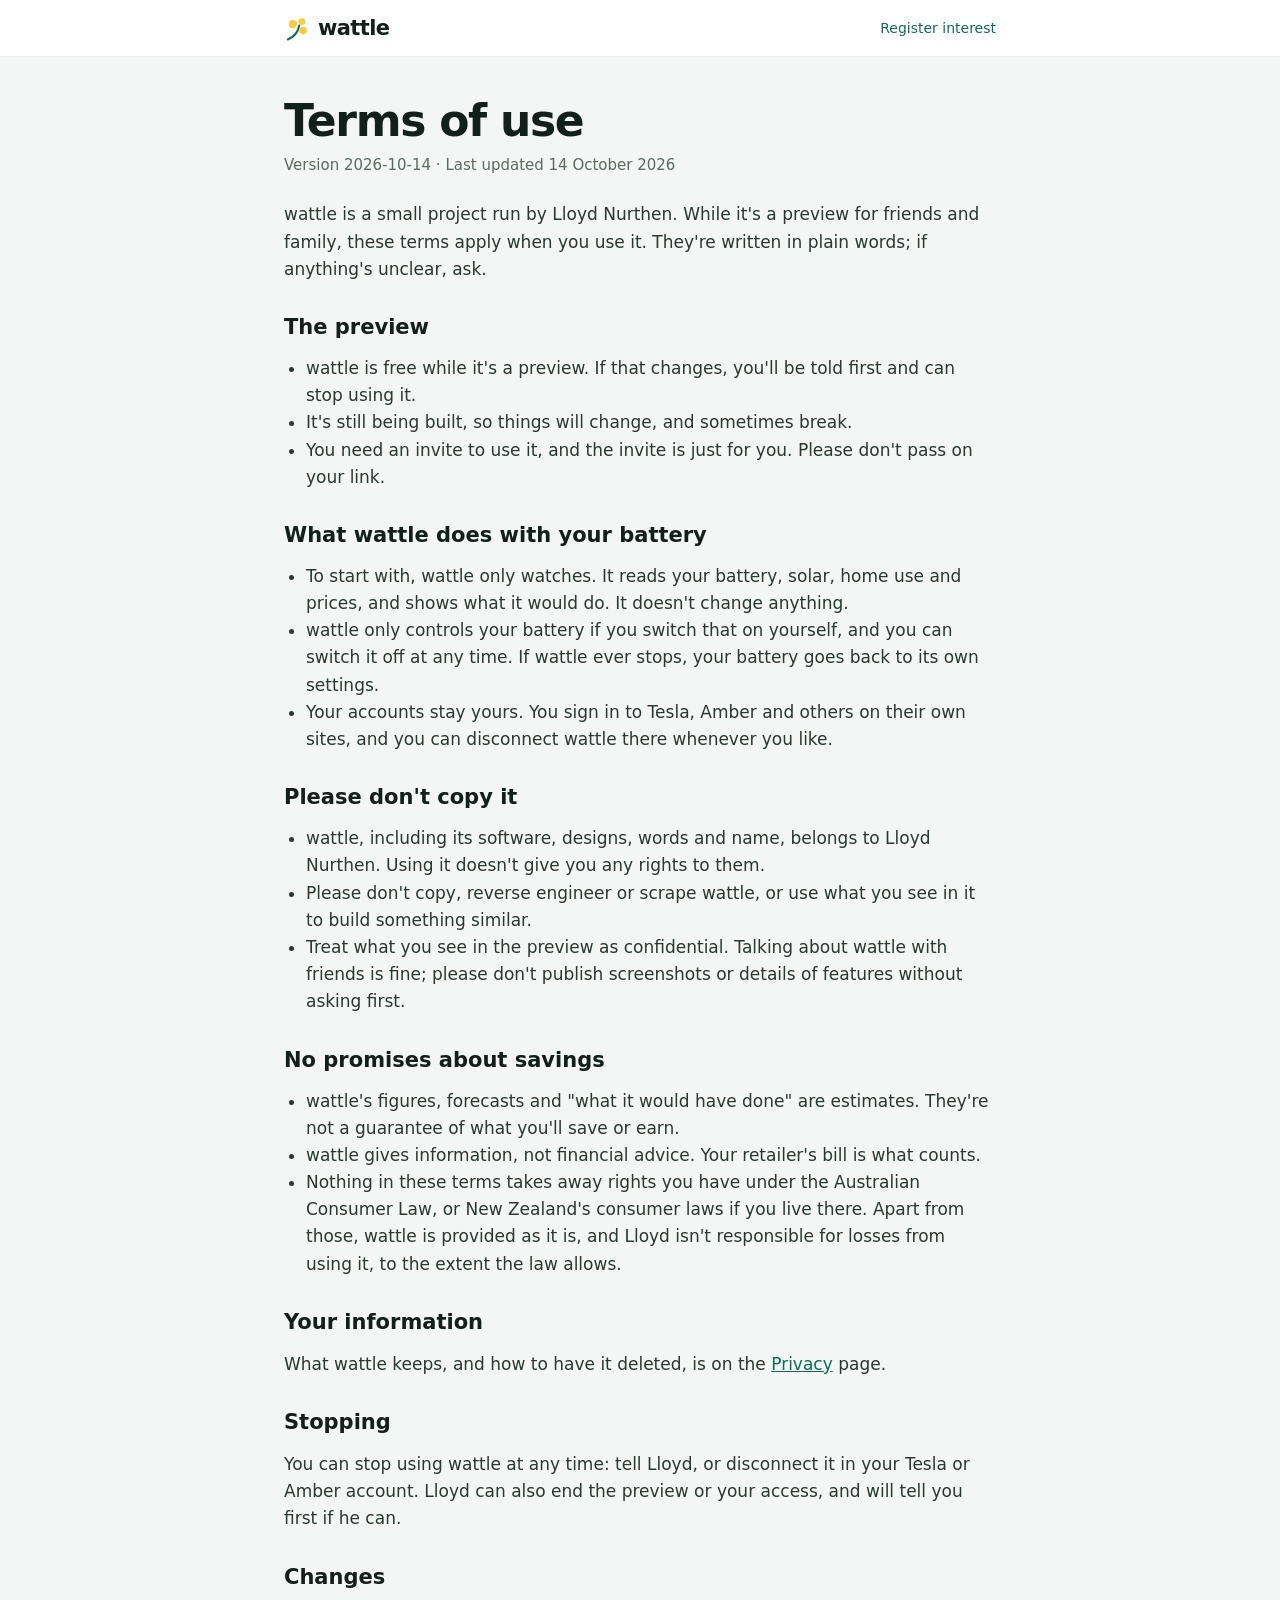
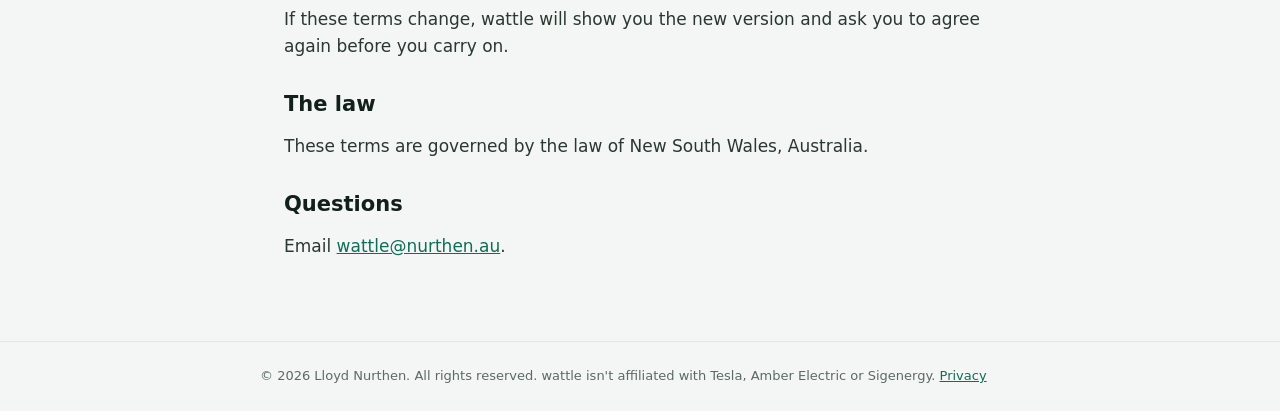
<file: terms/index.html>
<!doctype html>
<html lang="en-AU">
<head>
<meta charset="utf-8">
<meta name="viewport" content="width=device-width, initial-scale=1">
<title>Terms of use · wattle</title>
<meta name="description" content="The terms for using the wattle preview, in plain words.">
<link rel="icon" href="data:image/svg+xml,%3Csvg xmlns='http://www.w3.org/2000/svg' viewBox='0 0 22 22'%3E%3Ccircle cx='7' cy='8' r='3.2' fill='%23FFC940'/%3E%3Ccircle cx='14' cy='6' r='2.6' fill='%23FFC940'/%3E%3Ccircle cx='15' cy='13' r='3' fill='%23FFC940'/%3E%3Cpath d='M3 20C8 18 11 14 12 9' fill='none' stroke='%230F6E56' stroke-width='1.6' stroke-linecap='round'/%3E%3C/svg%3E">
<style>
  * { box-sizing: border-box; }
  body { margin: 0; background: #F3F6F4; color: #12201B; font-family: -apple-system, BlinkMacSystemFont, "Segoe UI", system-ui, sans-serif; }
  a { color: #0F6E56; }
  nav { background: #fff; border-bottom: 1px solid #E8EEEB; }
  .bar { max-width: 760px; margin: 0 auto; padding: 0 24px; min-height: 56px; display: flex; align-items: center; justify-content: space-between; gap: 8px 24px; flex-wrap: wrap; }
  .brand { display: flex; align-items: center; gap: 6px; text-decoration: none; color: #12201B; font-size: 21px; font-weight: 800; letter-spacing: -0.6px; }
  main { max-width: 760px; margin: 0 auto; padding: 40px 24px 64px; }
  h1 { font-size: clamp(32px, 5vw, 44px); line-height: 1.1; letter-spacing: -0.03em; margin: 0 0 8px; }
  h2 { font-size: 21px; margin: 32px 0 8px; }
  p, li { font-size: 17px; line-height: 1.6; color: #2A3832; }
  ul { padding-left: 22px; }
  .updated { color: #5B6B64; font-size: 15px; margin: 0 0 24px; }
  footer { border-top: 1px solid #E1E8E4; padding: 24px; }
  footer div { max-width: 760px; margin: 0 auto; font-size: 13px; line-height: 1.6; color: #5B6B64; }
</style>
</head>
<body>
<nav aria-label="Main"><div class="bar">
  <a class="brand" href="/"><svg aria-hidden="true" width="28" height="28" viewBox="0 0 22 22"><circle cx="7" cy="8" r="3.2" fill="#FFC940"/><circle cx="14" cy="6" r="2.6" fill="#FFC940"/><circle cx="15" cy="13" r="3" fill="#FFC940"/><path d="M3 20C8 18 11 14 12 9" fill="none" stroke="#0F6E56" stroke-width="1.6" stroke-linecap="round"/></svg>wattle</a>
  <a href="/register/" style="font-size:14px;text-decoration:none">Register interest</a>
</div></nav>
<main>
  <h1>Terms of use</h1>
  <p class="updated">Version 2026-10-14 · Last updated 14 October 2026</p>
  <p>wattle is a small project run by Lloyd Nurthen. While it's a preview for friends and family, these terms apply when you use it. They're written in plain words; if anything's unclear, ask.</p>

  <h2>The preview</h2>
  <ul>
    <li>wattle is free while it's a preview. If that changes, you'll be told first and can stop using it.</li>
    <li>It's still being built, so things will change, and sometimes break.</li>
    <li>You need an invite to use it, and the invite is just for you. Please don't pass on your link.</li>
  </ul>

  <h2>What wattle does with your battery</h2>
  <ul>
    <li>To start with, wattle only watches. It reads your battery, solar, home use and prices, and shows what it would do. It doesn't change anything.</li>
    <li>wattle only controls your battery if you switch that on yourself, and you can switch it off at any time. If wattle ever stops, your battery goes back to its own settings.</li>
    <li>Your accounts stay yours. You sign in to Tesla, Amber and others on their own sites, and you can disconnect wattle there whenever you like.</li>
  </ul>

  <h2>Please don't copy it</h2>
  <ul>
    <li>wattle, including its software, designs, words and name, belongs to Lloyd Nurthen. Using it doesn't give you any rights to them.</li>
    <li>Please don't copy, reverse engineer or scrape wattle, or use what you see in it to build something similar.</li>
    <li>Treat what you see in the preview as confidential. Talking about wattle with friends is fine; please don't publish screenshots or details of features without asking first.</li>
  </ul>

  <h2>No promises about savings</h2>
  <ul>
    <li>wattle's figures, forecasts and "what it would have done" are estimates. They're not a guarantee of what you'll save or earn.</li>
    <li>wattle gives information, not financial advice. Your retailer's bill is what counts.</li>
    <li>Nothing in these terms takes away rights you have under the Australian Consumer Law, or New Zealand's consumer laws if you live there. Apart from those, wattle is provided as it is, and Lloyd isn't responsible for losses from using it, to the extent the law allows.</li>
  </ul>

  <h2>Your information</h2>
  <p>What wattle keeps, and how to have it deleted, is on the <a href="/privacy/">Privacy</a> page.</p>

  <h2>Stopping</h2>
  <p>You can stop using wattle at any time: tell Lloyd, or disconnect it in your Tesla or Amber account. Lloyd can also end the preview or your access, and will tell you first if he can.</p>

  <h2>Changes</h2>
  <p>If these terms change, wattle will show you the new version and ask you to agree again before you carry on.</p>

  <h2>The law</h2>
  <p>These terms are governed by the law of New South Wales, Australia.</p>

  <h2>Questions</h2>
  <p>Email <a href="mailto:wattle@nurthen.au">wattle@nurthen.au</a>.</p>
</main>
<footer><div>© 2026 Lloyd Nurthen. All rights reserved. wattle isn't affiliated with Tesla, Amber Electric or Sigenergy. <a href="/privacy/">Privacy</a></div></footer>
</body>
</html>
</file>
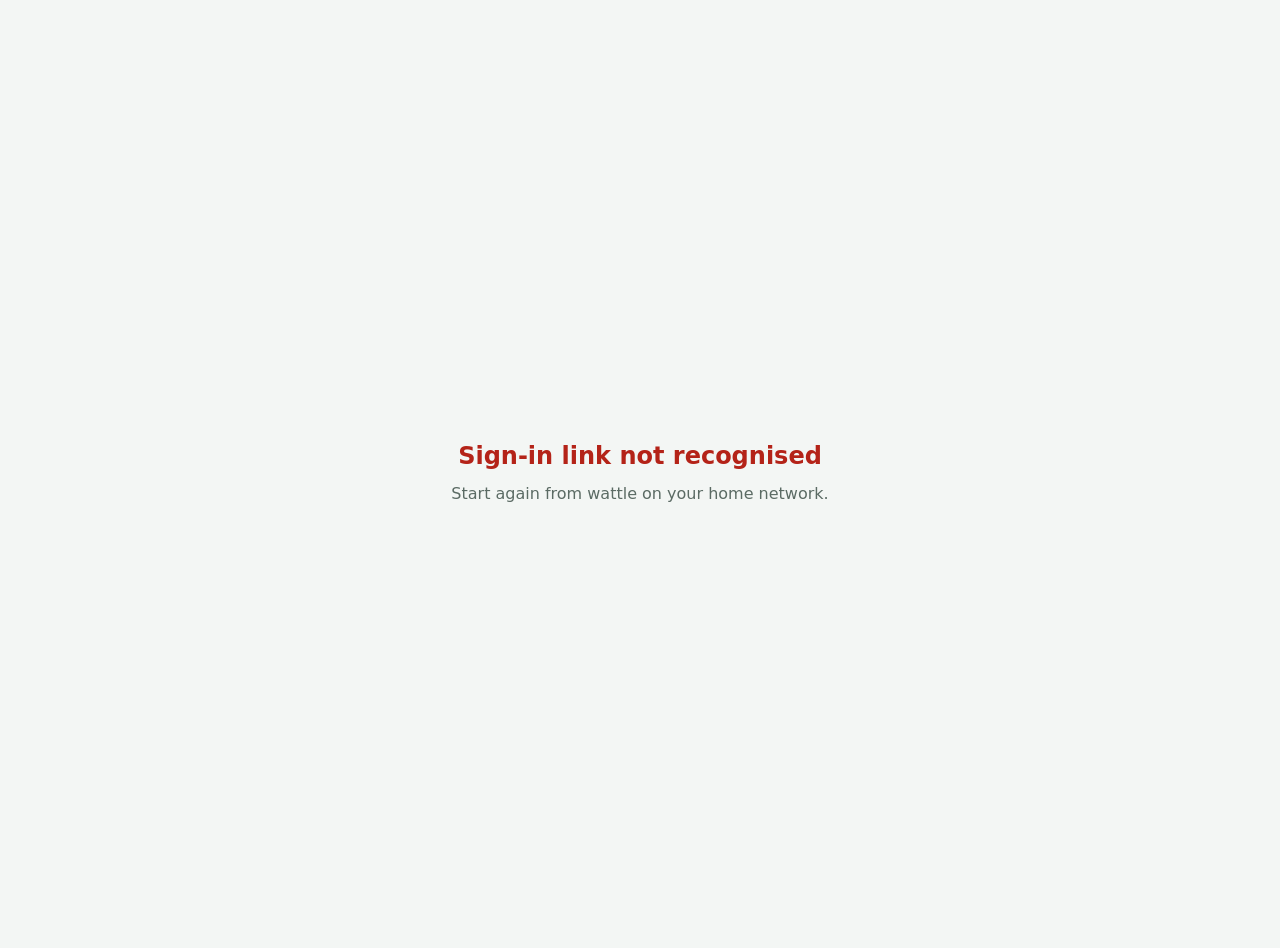
<file: auth/callback/index.html>
<!doctype html>
<html lang="en-AU">
<head>
<meta charset="utf-8">
<meta name="viewport" content="width=device-width, initial-scale=1">
<meta name="robots" content="noindex">
<meta name="referrer" content="no-referrer">
<title>wattle sign-in</title>
<style>
  body { margin: 0; min-height: 100vh; display: flex; align-items: center; justify-content: center; padding: 24px;
         background: #F3F6F4; color: #12201B; font-family: -apple-system, BlinkMacSystemFont, "Segoe UI", system-ui, sans-serif; }
  main { max-width: 420px; text-align: center; }
  h1 { font-size: 24px; margin: 0 0 12px; }
  p { color: #5B6B64; font-size: 16px; line-height: 1.5; margin: 0; }
  .bad h1 { color: #B42318; }
</style>
</head>
<body>
<main id="m">
  <h1>Almost there</h1>
  <p>Taking you back to wattle to finish connecting your battery.</p>
</main>
<noscript><p>This page needs JavaScript to pass your sign-in back to wattle.</p></noscript>
<script>
// Tesla sends people here after they sign in (the redirect URI registered with Tesla).
// wattle itself runs on the home network, so this page forwards the sign-in code to
// the wattle that started the sign-in. That address is inside the signed `state`;
// wattle checks the signature, so this page only needs to refuse anything that
// isn't a home-network or Tailscale address. See docs/public-site.md in lloydnurthen/wattle.
(function () {
  function fail(title, text) {
    var m = document.getElementById('m');
    m.className = 'bad';
    m.innerHTML = '';
    var h = document.createElement('h1'); h.textContent = title; m.appendChild(h);
    var p = document.createElement('p'); p.textContent = text; m.appendChild(p);
  }
  function allowed(u) {
    if (u.protocol !== 'http:' && u.protocol !== 'https:') return false;
    var h = u.hostname;
    if (h === 'wattle.nurthen.au') return false;                 // never back to this page
    if (h === 'localhost' || h === '127.0.0.1') return true;
    if (/^10\.\d+\.\d+\.\d+$/.test(h)) return true;
    if (/^192\.168\.\d+\.\d+$/.test(h)) return true;
    if (/^172\.(1[6-9]|2\d|3[01])\.\d+\.\d+$/.test(h)) return true;
    if (/^100\.(6[4-9]|[7-9]\d|1[01]\d|12[0-7])\.\d+\.\d+$/.test(h)) return true;   // Tailscale
    if (/\.ts\.net$/.test(h)) return true;                                          // Tailscale names
    if (/(^|\.)nurthen\.au$/.test(h) || /(^|\.)realaperture\.com\.au$/.test(h)) return u.protocol === 'https:';
    return false;
  }
  var q = new URLSearchParams(location.search);
  var state = q.get('state') || '';
  var ret;
  try {
    var payload = state.split('.')[0].replace(/-/g, '+').replace(/_/g, '/');
    while (payload.length % 4) payload += '=';
    ret = new URL(JSON.parse(atob(payload)).r);
  } catch (e) {
    fail('Sign-in link not recognised', 'Start again from wattle on your home network.');
    return;
  }
  if (!allowed(ret)) {
    fail('Sign-in link not recognised', 'This sign-in didn’t start from a wattle on your home network.');
    return;
  }
  var dest = ret.origin + ret.pathname.replace(/\/$/, '') + '/auth/tesla/callback' + location.search;
  location.replace(dest);
  setTimeout(function () {
    fail('Couldn’t reach wattle', 'Make sure this phone or computer is on your home wifi or Tailscale, then start again from wattle.');
  }, 8000);
})();
</script>
</body>
</html>
</file>
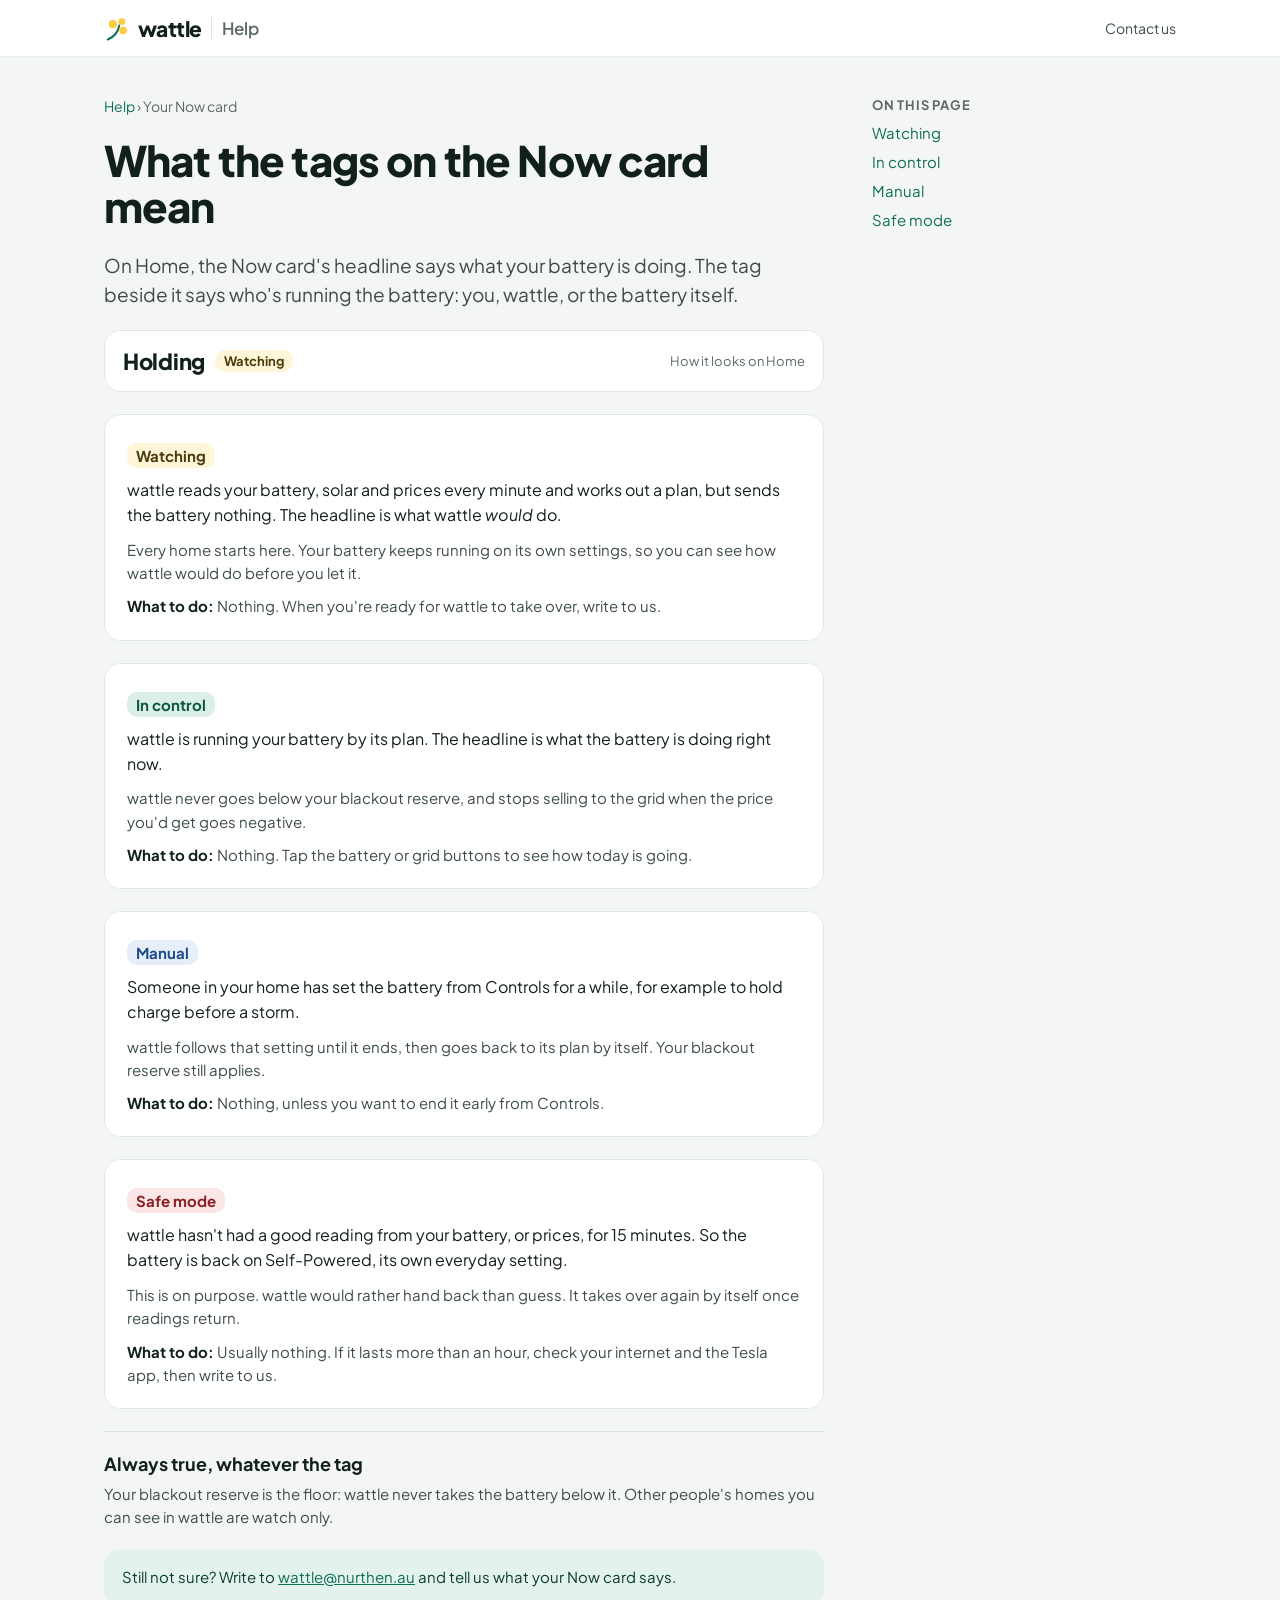
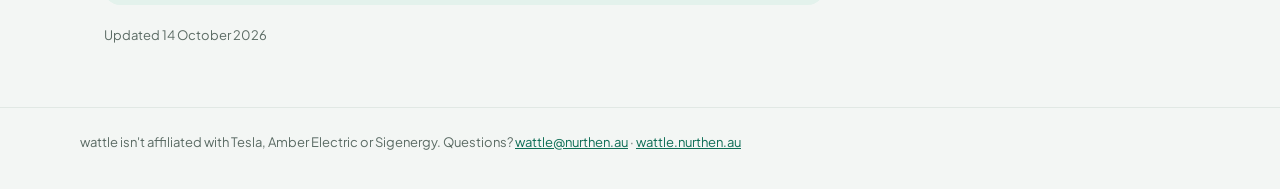
<file: help/now-card/index.html>
<!doctype html>
<html lang="en-AU">
<head>
<meta charset="utf-8">
<title>Your Now card · wattle help</title>
<meta http-equiv="refresh" content="0; url=tags/">
<link rel="canonical" href="tags/">
</head>
<body><p><a href="tags/">What the tags on the Now card mean</a></p></body>
</html>
</file>
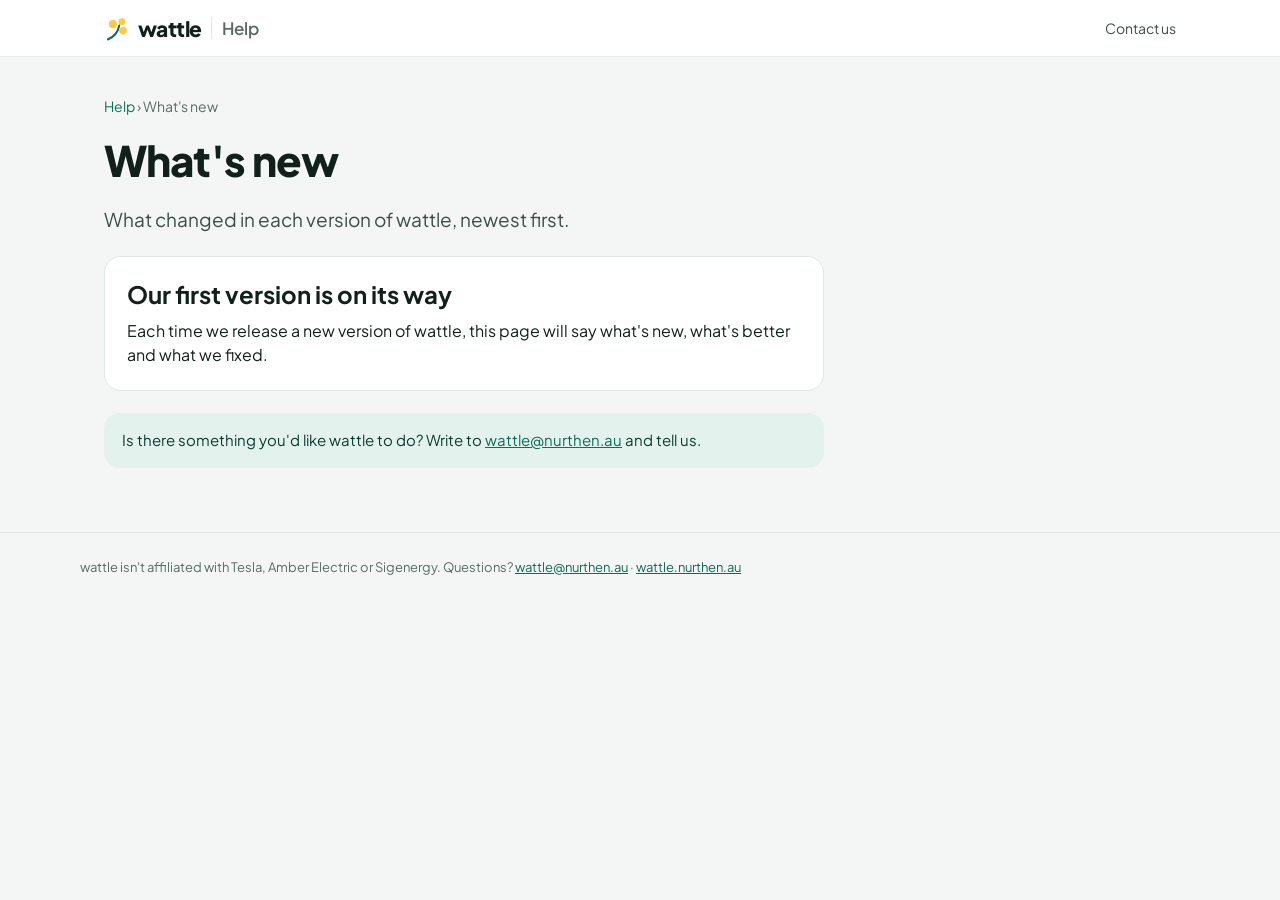
<file: help/whats-new/index.html>
<!doctype html>
<html lang="en-AU">
<head>
<meta charset="utf-8">
<meta name="viewport" content="width=device-width, initial-scale=1">
<link rel="icon" href="data:image/svg+xml,%3Csvg xmlns='http://www.w3.org/2000/svg' viewBox='0 0 22 22'%3E%3Ccircle cx='7' cy='8' r='3.2' fill='%23FFC940'/%3E%3Ccircle cx='14' cy='6' r='2.6' fill='%23FFC940'/%3E%3Ccircle cx='15' cy='13' r='3' fill='%23FFC940'/%3E%3Cpath d='M3 20C8 18 11 14 12 9' fill='none' stroke='%230F6E56' stroke-width='1.6' stroke-linecap='round'/%3E%3C/svg%3E">
<link rel="preconnect" href="https://fonts.googleapis.com">
<link href="https://fonts.googleapis.com/css2?family=Plus+Jakarta+Sans:wght@400;500;600;700;800&display=swap" rel="stylesheet">
<title>What's new · wattle help</title>
<meta name="description" content="What's new in wattle: what changed in each version, in plain words.">
<link rel="stylesheet" href="../help.css">
</head>
<body>
<!-- Written by tools/changelog.py site in the wattle repo from WHATS-NEW.md. Don't edit by hand. -->
<header class="top"><div class="bar">
  <a class="brand" href="../"><svg aria-hidden="true" width="28" height="28" viewBox="0 0 22 22"><circle cx="7" cy="8" r="3.2" fill="#FFC940"/><circle cx="14" cy="6" r="2.6" fill="#FFC940"/><circle cx="15" cy="13" r="3" fill="#FFC940"/><path d="M3 20C8 18 11 14 12 9" fill="none" stroke="#0F6E56" stroke-width="1.6" stroke-linecap="round"/></svg>wattle<span class="sec">Help</span></a>
  <a class="contact" href="mailto:wattle@nurthen.au">Contact us</a>
</div></header>
<div class="article">
  <main>
    <nav class="crumbs" aria-label="Breadcrumb"><a href="../">Help</a> › What's new</nav>
    <h1>What's new</h1>
    <p class="lead">What changed in each version of wattle, newest first.</p>
    <section class="card entry">
      <h2>Our first version is on its way</h2>
      <p class="what">Each time we release a new version of wattle, this page will say what's new, what's better and what we fixed.</p>
    </section>
    <div class="note">Is there something you'd like wattle to do? Write to <a href="mailto:wattle@nurthen.au">wattle@nurthen.au</a> and tell us.</div>
  </main>
</div>
<footer><div>wattle isn't affiliated with Tesla, Amber Electric or Sigenergy. Questions? <a href="mailto:wattle@nurthen.au">wattle@nurthen.au</a> · <a href="https://wattle.nurthen.au/">wattle.nurthen.au</a></div></footer>
</body>
</html>
</file>
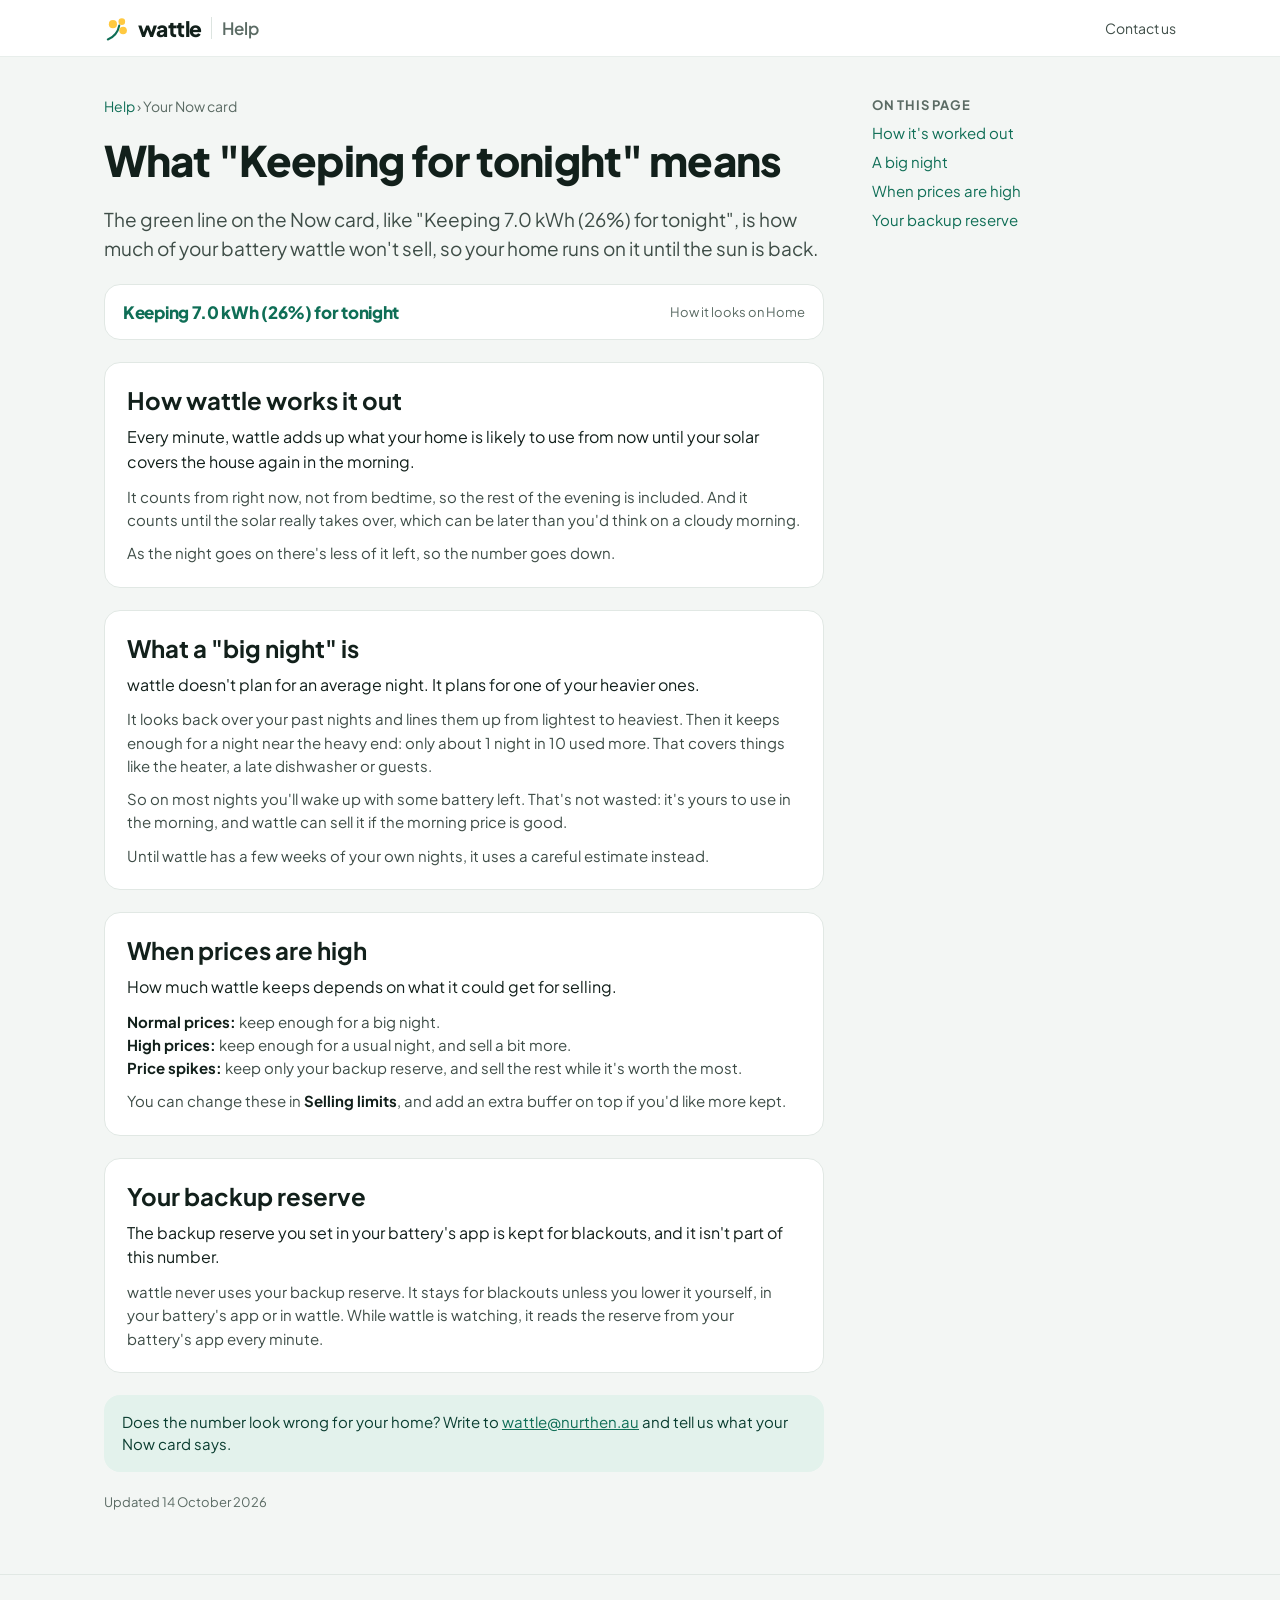
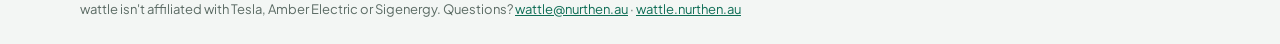
<file: help/now-card/keeping-for-tonight/index.html>
<!doctype html>
<html lang="en-AU">
<head>
<meta charset="utf-8">
<meta name="viewport" content="width=device-width, initial-scale=1">
<link rel="icon" href="data:image/svg+xml,%3Csvg xmlns='http://www.w3.org/2000/svg' viewBox='0 0 22 22'%3E%3Ccircle cx='7' cy='8' r='3.2' fill='%23FFC940'/%3E%3Ccircle cx='14' cy='6' r='2.6' fill='%23FFC940'/%3E%3Ccircle cx='15' cy='13' r='3' fill='%23FFC940'/%3E%3Cpath d='M3 20C8 18 11 14 12 9' fill='none' stroke='%230F6E56' stroke-width='1.6' stroke-linecap='round'/%3E%3C/svg%3E">
<link rel="preconnect" href="https://fonts.googleapis.com">
<link href="https://fonts.googleapis.com/css2?family=Plus+Jakarta+Sans:wght@400;500;600;700;800&display=swap" rel="stylesheet">
<title>What "Keeping for tonight" means · wattle help</title>
<meta name="description" content="How wattle works out how much battery to keep for the night, what a big night is, and where your backup reserve fits.">
<link rel="stylesheet" href="../../help.css">
</head>
<body>
<header class="top"><div class="bar">
  <a class="brand" href="../../"><svg aria-hidden="true" width="28" height="28" viewBox="0 0 22 22"><circle cx="7" cy="8" r="3.2" fill="#FFC940"/><circle cx="14" cy="6" r="2.6" fill="#FFC940"/><circle cx="15" cy="13" r="3" fill="#FFC940"/><path d="M3 20C8 18 11 14 12 9" fill="none" stroke="#0F6E56" stroke-width="1.6" stroke-linecap="round"/></svg>wattle<span class="sec">Help</span></a>
  <a class="contact" href="mailto:wattle@nurthen.au">Contact us</a>
</div></header>
<div class="article">
  <main>
    <nav class="crumbs" aria-label="Breadcrumb"><a href="../../">Help</a> › Your Now card</nav>
    <h1>What "Keeping for tonight" means</h1>
    <p class="lead">The green line on the Now card, like "Keeping 7.0 kWh (26%) for tonight", is how much of your battery wattle won't sell, so your home runs on it until the sun is back.</p>
    <div class="card sample"><span class="h" style="font-size:17px;color:#0F6E56">Keeping 7.0 kWh (26%) for tonight</span><span class="cap">How it looks on Home</span></div>
    <section class="card entry" id="how">
      <h2>How wattle works it out</h2>
      <p class="what">Every minute, wattle adds up what your home is likely to use from now until your solar covers the house again in the morning.</p>
      <p>It counts from right now, not from bedtime, so the rest of the evening is included. And it counts until the solar really takes over, which can be later than you'd think on a cloudy morning.</p>
      <p>As the night goes on there's less of it left, so the number goes down.</p>
    </section>
    <section class="card entry" id="big-night">
      <h2>What a "big night" is</h2>
      <p class="what">wattle doesn't plan for an average night. It plans for one of your heavier ones.</p>
      <p>It looks back over your past nights and lines them up from lightest to heaviest. Then it keeps enough for a night near the heavy end: only about 1 night in 10 used more. That covers things like the heater, a late dishwasher or guests.</p>
      <p>So on most nights you'll wake up with some battery left. That's not wasted: it's yours to use in the morning, and wattle can sell it if the morning price is good.</p>
      <p>Until wattle has a few weeks of your own nights, it uses a careful estimate instead.</p>
    </section>
    <section class="card entry" id="prices">
      <h2>When prices are high</h2>
      <p class="what">How much wattle keeps depends on what it could get for selling.</p>
      <p><b>Normal prices:</b> keep enough for a big night.<br><b>High prices:</b> keep enough for a usual night, and sell a bit more.<br><b>Price spikes:</b> keep only your backup reserve, and sell the rest while it's worth the most.</p>
      <p>You can change these in <b>Selling limits</b>, and add an extra buffer on top if you'd like more kept.</p>
    </section>
    <section class="card entry" id="backup-reserve">
      <h2>Your backup reserve</h2>
      <p class="what">The backup reserve you set in your battery's app is kept for blackouts, and it isn't part of this number.</p>
      <p>wattle never uses your backup reserve. It stays for blackouts unless you lower it yourself, in your battery's app or in wattle. While wattle is watching, it reads the reserve from your battery's app every minute.</p>
    </section>
    <div class="note">Does the number look wrong for your home? Write to <a href="mailto:wattle@nurthen.au">wattle@nurthen.au</a> and tell us what your Now card says.</div>
    <div class="updated">Updated 14 October 2026</div>
  </main>
  <aside aria-label="On this page">
  <div class="h">On this page</div>
  <a href="#how">How it's worked out</a>
  <a href="#big-night">A big night</a>
  <a href="#prices">When prices are high</a>
  <a href="#backup-reserve">Your backup reserve</a>
  </aside>
</div>
<footer><div>wattle isn't affiliated with Tesla, Amber Electric or Sigenergy. Questions? <a href="mailto:wattle@nurthen.au">wattle@nurthen.au</a> · <a href="https://wattle.nurthen.au/">wattle.nurthen.au</a></div></footer>
</body>
</html>
</file>
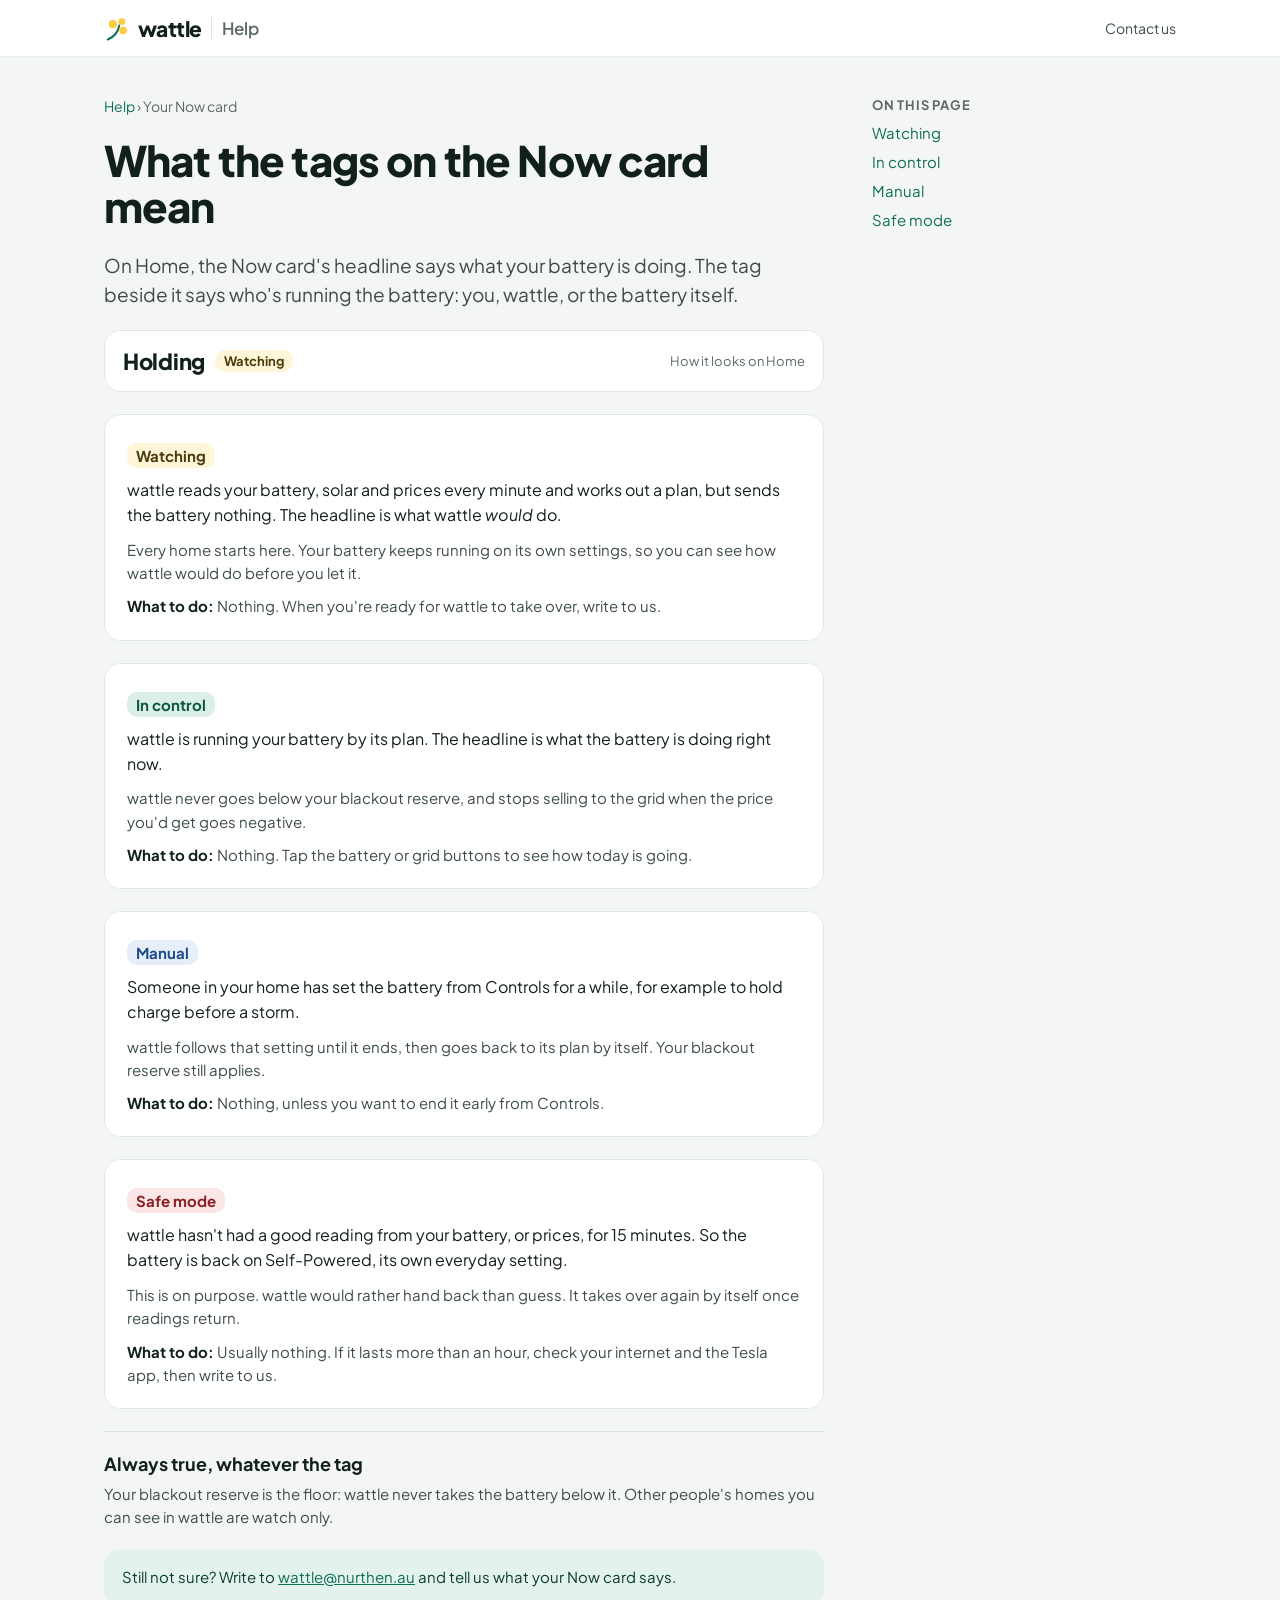
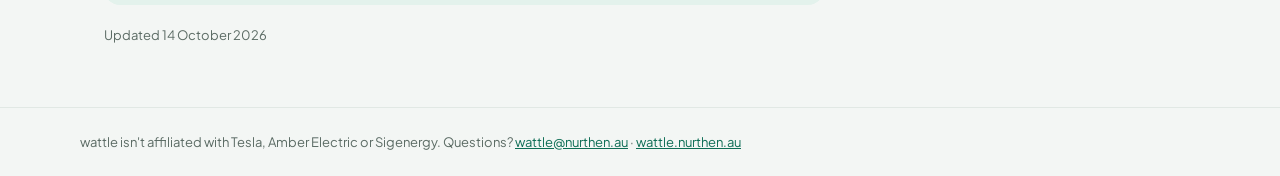
<file: help/now-card/tags/index.html>
<!doctype html>
<html lang="en-AU">
<head>
<meta charset="utf-8">
<meta name="viewport" content="width=device-width, initial-scale=1">
<link rel="icon" href="data:image/svg+xml,%3Csvg xmlns='http://www.w3.org/2000/svg' viewBox='0 0 22 22'%3E%3Ccircle cx='7' cy='8' r='3.2' fill='%23FFC940'/%3E%3Ccircle cx='14' cy='6' r='2.6' fill='%23FFC940'/%3E%3Ccircle cx='15' cy='13' r='3' fill='%23FFC940'/%3E%3Cpath d='M3 20C8 18 11 14 12 9' fill='none' stroke='%230F6E56' stroke-width='1.6' stroke-linecap='round'/%3E%3C/svg%3E">
<link rel="preconnect" href="https://fonts.googleapis.com">
<link href="https://fonts.googleapis.com/css2?family=Plus+Jakarta+Sans:wght@400;500;600;700;800&display=swap" rel="stylesheet">
<title>What the tags on the Now card mean · wattle help</title>
<meta name="description" content="Watching, In control, Manual and Safe mode: what the tag beside the Now card's headline means.">
<link rel="stylesheet" href="../../help.css">
</head>
<body>
<header class="top"><div class="bar">
  <a class="brand" href="../../"><svg aria-hidden="true" width="28" height="28" viewBox="0 0 22 22"><circle cx="7" cy="8" r="3.2" fill="#FFC940"/><circle cx="14" cy="6" r="2.6" fill="#FFC940"/><circle cx="15" cy="13" r="3" fill="#FFC940"/><path d="M3 20C8 18 11 14 12 9" fill="none" stroke="#0F6E56" stroke-width="1.6" stroke-linecap="round"/></svg>wattle<span class="sec">Help</span></a>
  <a class="contact" href="mailto:wattle@nurthen.au">Contact us</a>
</div></header>
<div class="article">
  <main>
    <nav class="crumbs" aria-label="Breadcrumb"><a href="../../">Help</a> › Your Now card</nav>
    <h1>What the tags on the Now card mean</h1>
    <p class="lead">On Home, the Now card's headline says what your battery is doing. The tag beside it says who's running the battery: you, wattle, or the battery itself.</p>
    <div class="card sample"><span class="h">Holding</span><span class="tag watching">Watching</span><span class="cap">How it looks on Home</span></div>
    <section class="card entry" id="watching">
      <h2><span class="tag watching">Watching</span></h2>
      <p class="what">wattle reads your battery, solar and prices every minute and works out a plan, but sends the battery nothing. The headline is what wattle <i>would</i> do.</p>
      <p>Every home starts here. Your battery keeps running on its own settings, so you can see how wattle would do before you let it.</p>
      <p><b>What to do:</b> Nothing. When you're ready for wattle to take over, write to us.</p>
    </section>
    <section class="card entry" id="in-control">
      <h2><span class="tag in_control">In control</span></h2>
      <p class="what">wattle is running your battery by its plan. The headline is what the battery is doing right now.</p>
      <p>wattle never goes below your blackout reserve, and stops selling to the grid when the price you'd get goes negative.</p>
      <p><b>What to do:</b> Nothing. Tap the battery or grid buttons to see how today is going.</p>
    </section>
    <section class="card entry" id="manual">
      <h2><span class="tag manual">Manual</span></h2>
      <p class="what">Someone in your home has set the battery from Controls for a while, for example to hold charge before a storm.</p>
      <p>wattle follows that setting until it ends, then goes back to its plan by itself. Your blackout reserve still applies.</p>
      <p><b>What to do:</b> Nothing, unless you want to end it early from Controls.</p>
    </section>
    <section class="card entry" id="safe-mode">
      <h2><span class="tag safe">Safe mode</span></h2>
      <p class="what">wattle hasn't had a good reading from your battery, or prices, for 15 minutes. So the battery is back on Self-Powered, its own everyday setting.</p>
      <p>This is on purpose. wattle would rather hand back than guess. It takes over again by itself once readings return.</p>
      <p><b>What to do:</b> Usually nothing. If it lasts more than an hour, check your internet and the Tesla app, then write to us.</p>
    </section>
    <section class="always">
      <h2>Always true, whatever the tag</h2>
      <p class="muted">Your blackout reserve is the floor: wattle never takes the battery below it. Other people's homes you can see in wattle are watch only.</p>
    </section>
    <div class="note">Still not sure? Write to <a href="mailto:wattle@nurthen.au">wattle@nurthen.au</a> and tell us what your Now card says.</div>
    <div class="updated">Updated 14 October 2026</div>
  </main>
  <aside aria-label="On this page">
  <div class="h">On this page</div>
  <a href="#watching">Watching</a>
  <a href="#in-control">In control</a>
  <a href="#manual">Manual</a>
  <a href="#safe-mode">Safe mode</a>
  </aside>
</div>
<footer><div>wattle isn't affiliated with Tesla, Amber Electric or Sigenergy. Questions? <a href="mailto:wattle@nurthen.au">wattle@nurthen.au</a> · <a href="https://wattle.nurthen.au/">wattle.nurthen.au</a></div></footer>
</body>
</html>
</file>
<file: help/help.css>
/* wattle help. Everything under /help/ links relatively, so help can move to its own
   address (for example a help subdomain) with a redirect and nothing else. */
* { box-sizing: border-box; }
body { margin: 0; background: #F3F6F4; color: #12201B; font-family: 'Plus Jakarta Sans', system-ui, sans-serif; }
a { color: #0F6E56; }
a:hover { color: #0A5543; }
.top { background: #fff; border-bottom: 1px solid #E8EEEB; }
.bar { max-width: 1120px; margin: 0 auto; padding: 0 24px; min-height: 56px; display: flex; align-items: center; justify-content: space-between; gap: 12px; }
.brand { display: flex; align-items: center; gap: 6px; text-decoration: none; color: #12201B; font-size: 21px; font-weight: 800; letter-spacing: -0.6px; }
.brand .sec { font-size: 17px; font-weight: 600; letter-spacing: 0; color: #5B6B64; margin-left: 4px; padding-left: 10px; border-left: 1px solid #DCE4E0; }
.bar .contact { font-size: 14px; text-decoration: none; color: #3E4D47; }
.hero { background: #0F6E56; color: #fff; }
.hero .in { max-width: 1120px; margin: 0 auto; padding: 56px 24px 48px; display: flex; flex-direction: column; gap: 18px; }
.hero h1 { margin: 0; font-size: clamp(34px, 5vw, 48px); line-height: 1.05; letter-spacing: -0.03em; font-weight: 800; }
.search { display: flex; align-items: center; gap: 10px; background: #fff; border-radius: 28px; min-height: 52px; padding: 0 20px; max-width: 560px; }
.search input { flex: 1; border: 0; outline: 0; font: inherit; font-size: 16px; color: #12201B; background: transparent; min-height: 50px; }
.search:focus-within { box-shadow: 0 0 0 3px #FFC940; }
.wrap { max-width: 1120px; margin: 0 auto; padding: 40px 24px 72px; display: flex; flex-direction: column; gap: 32px; }
.wrap h2 { margin: 0 0 14px; font-size: 22px; font-weight: 800; }
.card { background: #fff; border-radius: 16px; padding: 20px; border: 1px solid #E1E8E4; text-decoration: none; color: #12201B; }
a.card:hover { border-color: #0F6E56; color: #12201B; }
.popular { border-radius: 20px; padding: 24px; display: flex; flex-wrap: wrap; gap: 20px; align-items: center; justify-content: space-between; }
.popular .t { font-size: 20px; font-weight: 800; margin-bottom: 8px; }
.muted { font-size: 15px; line-height: 1.5; color: #3E4D47; margin: 0; }
.tags { display: flex; flex-wrap: wrap; gap: 8px; }
.tag { display: inline-block; font-size: 13px; font-weight: 700; border-radius: 10px; padding: 3px 9px; white-space: nowrap; }
.tag.watching { background: #FFF6DA; color: #4A3B0B; }
.tag.in_control { background: #DCEFE6; color: #0A5543; }
.tag.manual { background: #E5EEF9; color: #1D4E89; }
.tag.safe { background: #FBE7E7; color: #8A1F23; }
.topics { display: grid; grid-template-columns: repeat(auto-fit, minmax(300px, 1fr)); gap: 12px; }
.topic { display: flex; gap: 14px; align-items: flex-start; }
.topic svg { flex: 0 0 auto; margin-top: 2px; }
.topic .t { font-size: 17px; font-weight: 800; margin-bottom: 4px; }
.soon { white-space: nowrap; font-size: 12px; font-weight: 700; color: #5B6B64; background: #EEF2F0; border-radius: 10px; padding: 2px 8px; margin-left: 6px; vertical-align: 2px; }
.ask { background: #E3F2EC; border-radius: 16px; padding: 20px 22px; display: flex; flex-wrap: wrap; gap: 12px; align-items: center; justify-content: space-between; color: #0A3D30; }
.ask .t { font-size: 17px; font-weight: 800; margin-bottom: 4px; }
.btn { display: inline-flex; align-items: center; min-height: 48px; padding: 0 24px; border-radius: 24px; background: #0F6E56; color: #fff; text-decoration: none; font-size: 16px; font-weight: 800; }
.btn:hover { background: #0A5543; color: #fff; }
.none { display: none; }
/* Articles */
.article { max-width: 1120px; margin: 0 auto; padding: 40px 24px 64px; display: flex; gap: 48px; align-items: flex-start; }
.article main { flex: 1 1 auto; max-width: 720px; display: flex; flex-direction: column; gap: 22px; }
.crumbs { font-size: 14px; color: #5B6B64; }
.crumbs a { text-decoration: none; }
.article h1 { margin: 0; font-size: clamp(30px, 4.5vw, 42px); line-height: 1.1; letter-spacing: -0.02em; font-weight: 800; }
.lead { margin: 0; font-size: 19px; line-height: 1.5; color: #3E4D47; }
.sample { display: flex; align-items: center; gap: 10px; flex-wrap: wrap; padding: 16px 18px; }
.sample .h { font-size: 22px; font-weight: 800; letter-spacing: -0.3px; }
.sample .cap { font-size: 13px; color: #5B6B64; margin-left: auto; }
.entry { display: flex; flex-direction: column; gap: 10px; padding: 22px; scroll-margin-top: 16px; }
.entry h2 { margin: 0; }
.entry h2 .tag { font-size: 15px; }
.entry p { margin: 0; font-size: 15px; line-height: 1.55; color: #3E4D47; }
.entry p.what { font-size: 16px; color: #12201B; }
.entry b { color: #12201B; }
.always { border-top: 1px solid #DCE4E0; padding-top: 20px; }
.always h2 { margin: 0 0 8px; font-size: 18px; }
.note { background: #E3F2EC; border-radius: 16px; padding: 16px 18px; font-size: 15px; line-height: 1.5; color: #0A3D30; }
.updated { font-size: 13px; color: #5B6B64; }
aside { flex: 0 0 240px; display: flex; flex-direction: column; gap: 10px; position: sticky; top: 24px; }
aside .h { font-size: 13px; font-weight: 700; color: #5B6B64; text-transform: uppercase; letter-spacing: 0.06em; }
aside a { font-size: 15px; text-decoration: none; }
footer { border-top: 1px solid #E1E8E4; padding: 24px; }
footer div { max-width: 1120px; margin: 0 auto; font-size: 13px; line-height: 1.6; color: #5B6B64; }
@media (max-width: 760px) {
  aside { display: none; }
  .article { padding: 28px 16px 56px; }
  .article main { gap: 18px; }
  .lead { font-size: 17px; }
  .entry { padding: 18px; }
  .bar, .hero .in, .wrap { padding-left: 16px; padding-right: 16px; }
}
/* What's new (#139 in wattle): one card per version, written by tools/changelog.py site. */
.release h2 { display: flex; flex-wrap: wrap; align-items: baseline; gap: 4px 12px; }
.release .when { font-size: 15px; font-weight: 600; color: #5B6B64; }
.release h3 { margin: 8px 0 0; font-size: 13px; font-weight: 700; color: #0F6E56; text-transform: uppercase; letter-spacing: 0.06em; }
.release ul { margin: 0; padding-left: 20px; display: flex; flex-direction: column; gap: 8px; }
.release li { font-size: 15px; line-height: 1.55; color: #3E4D47; }
.release li b { color: #12201B; }
</file>
